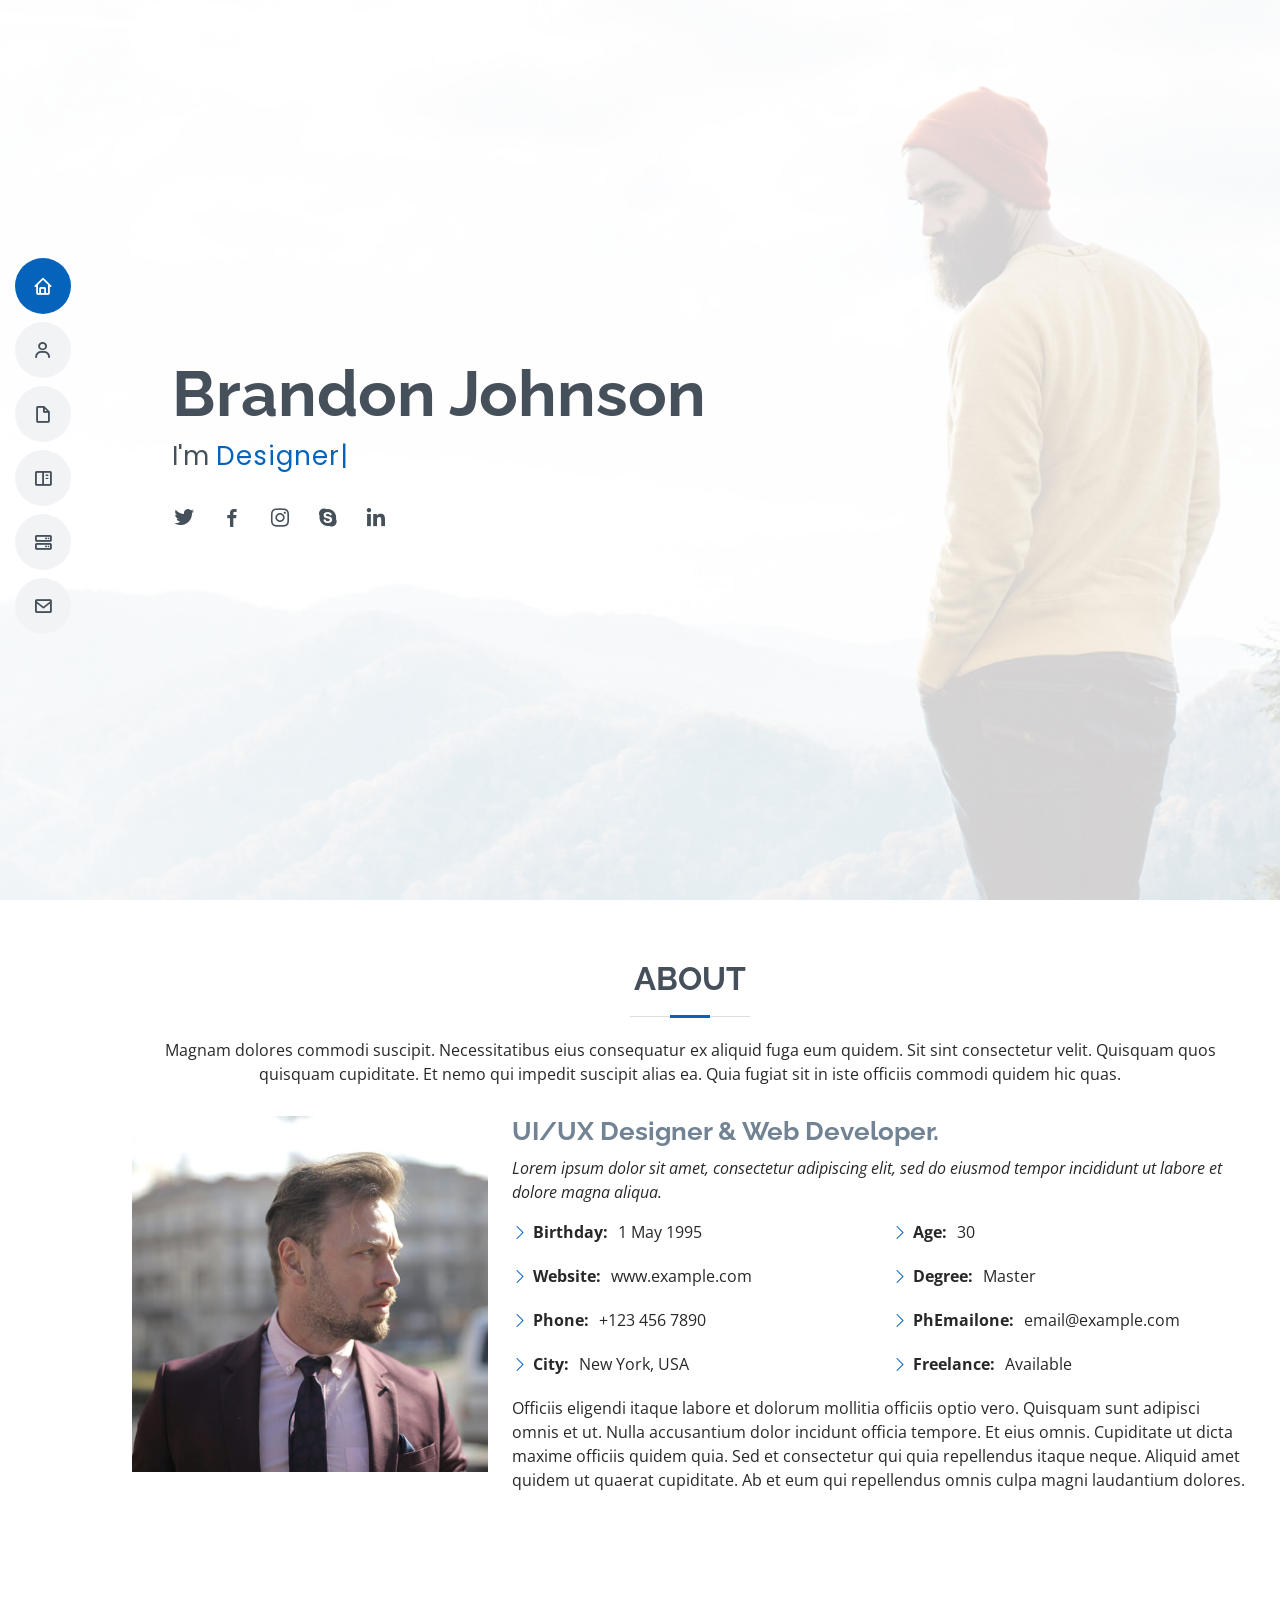
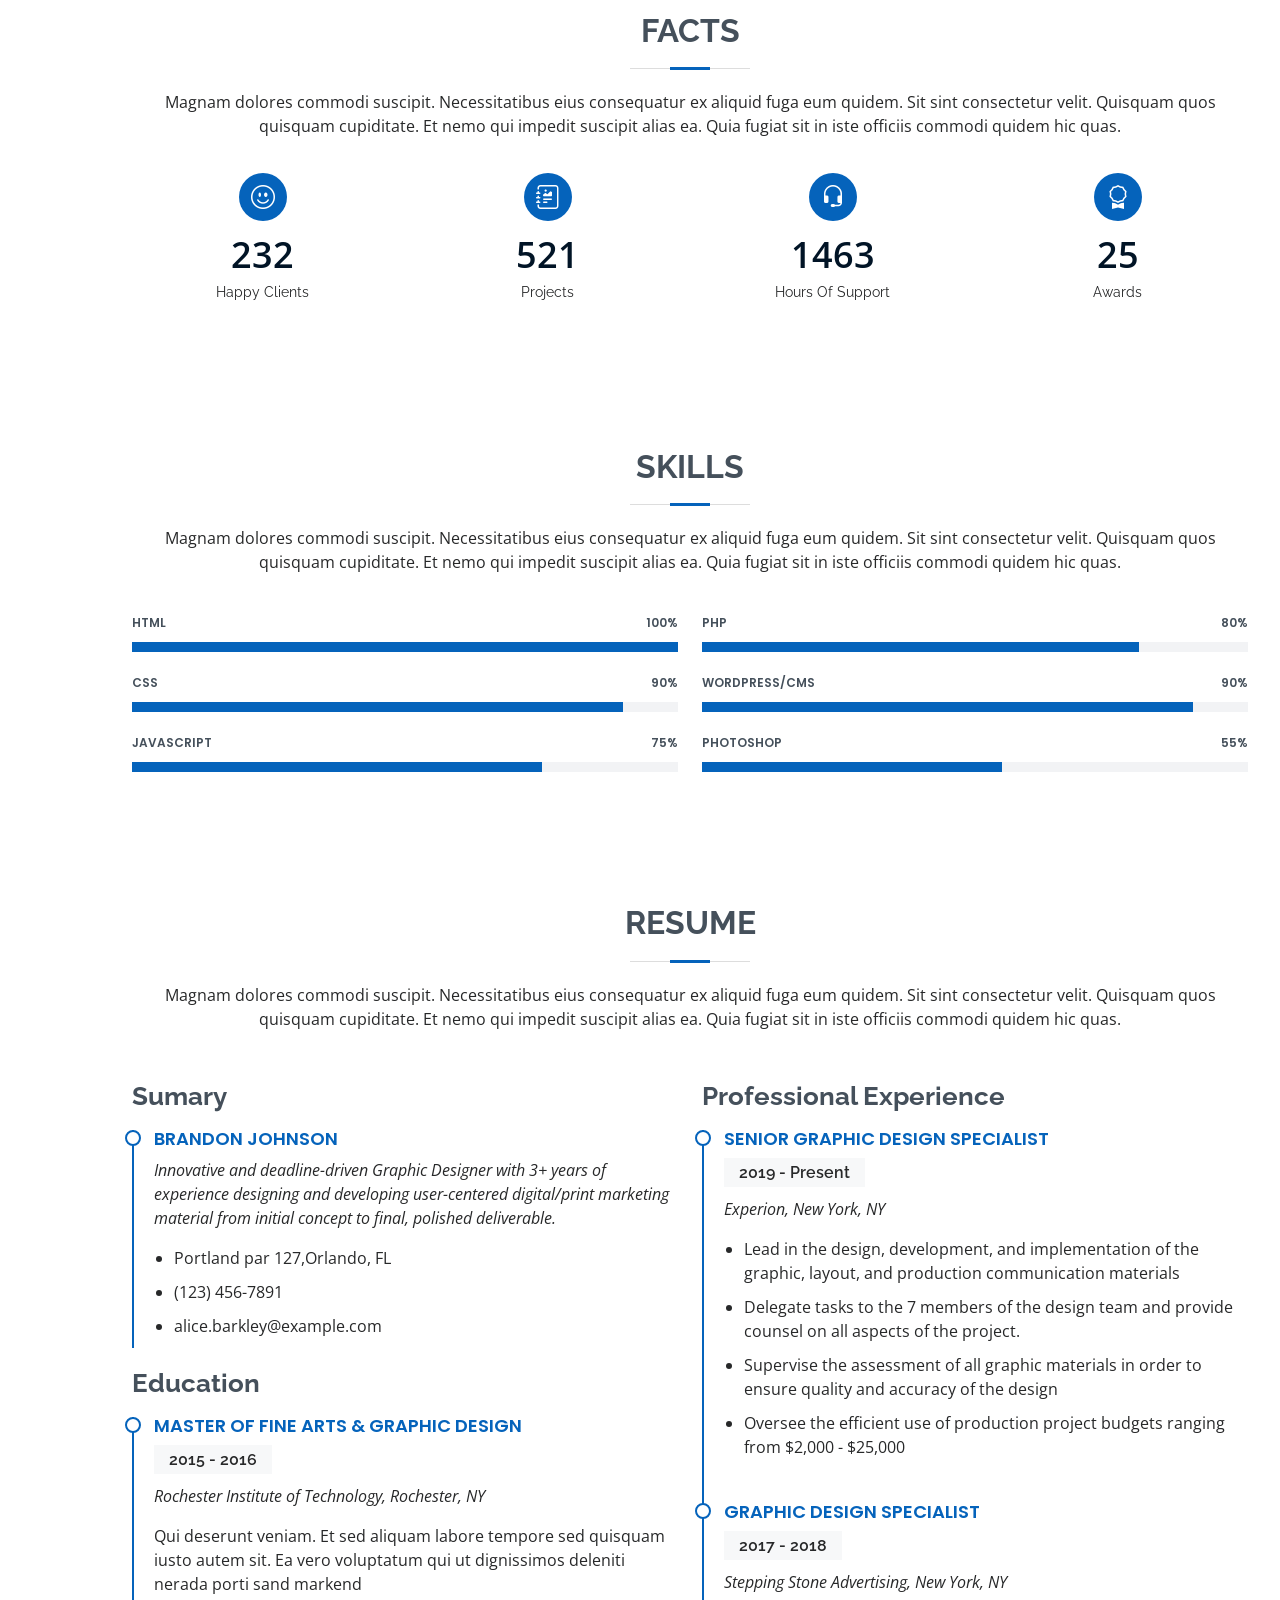
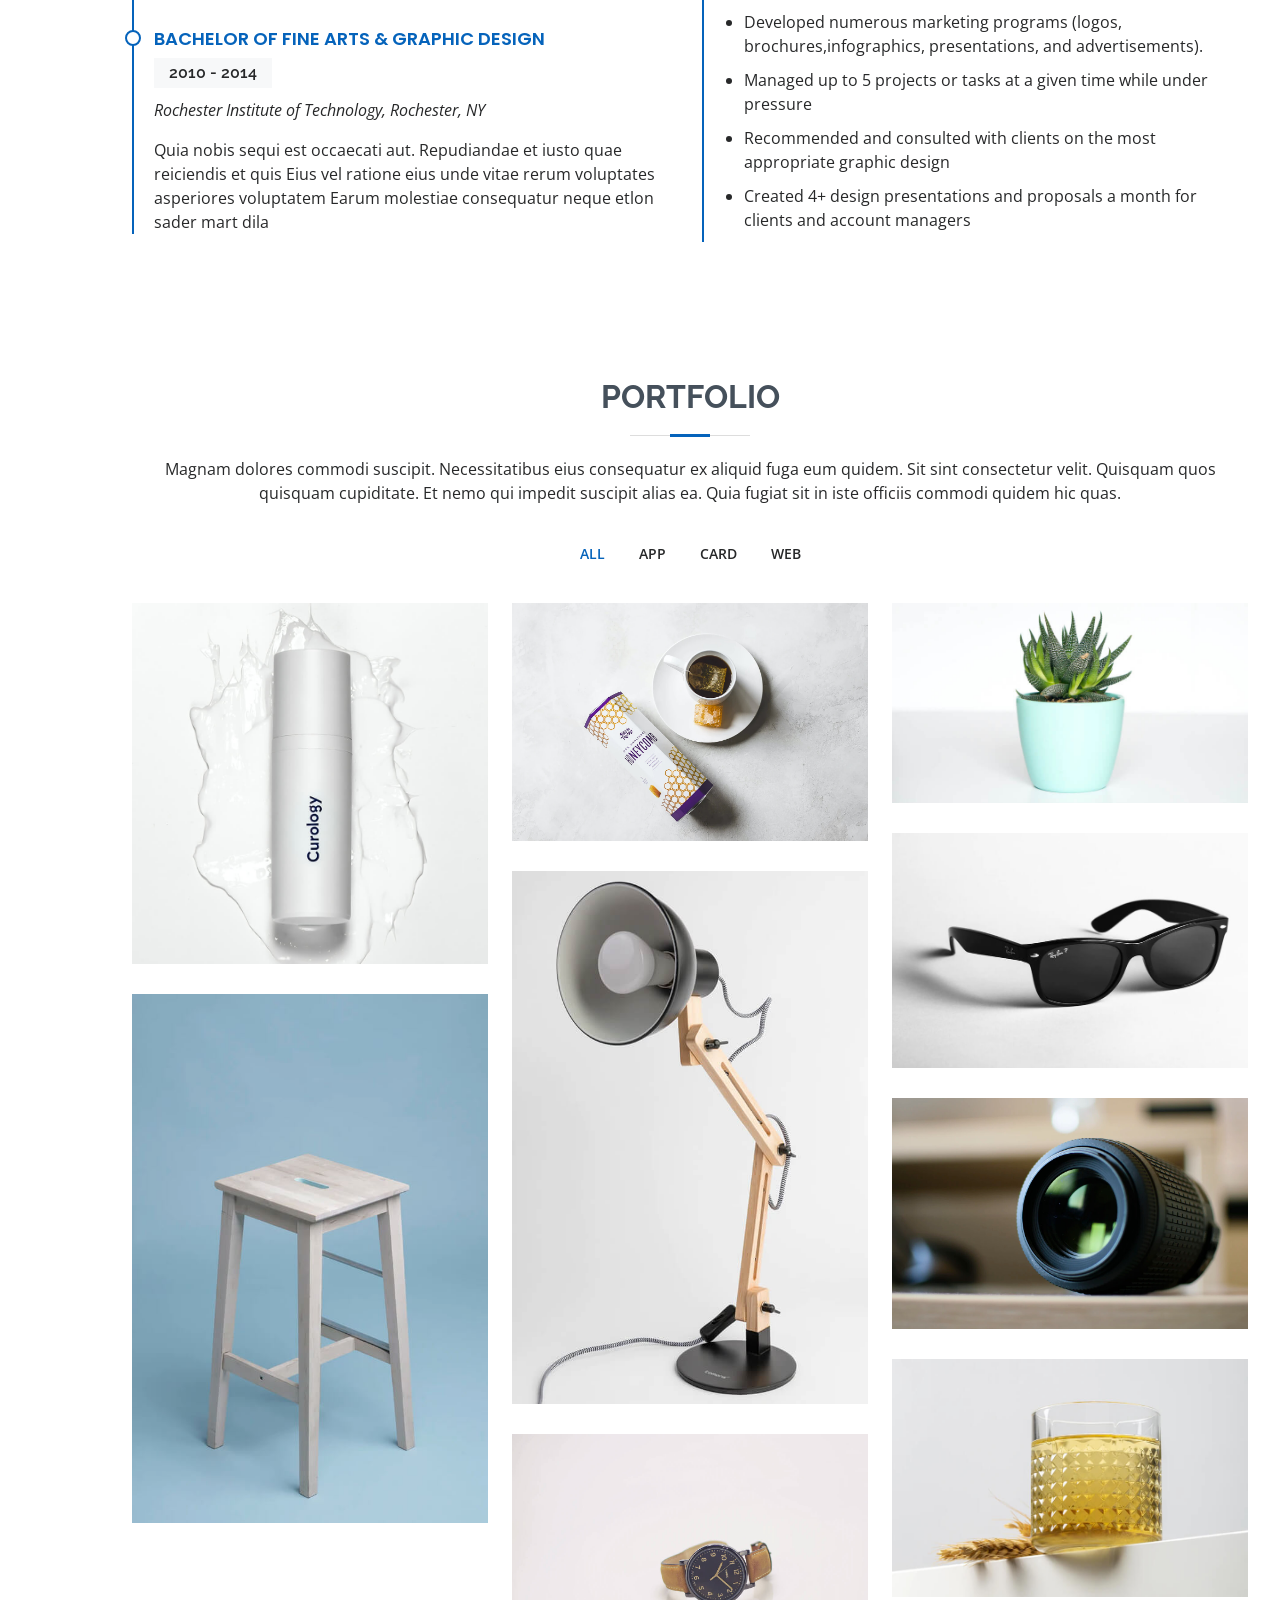
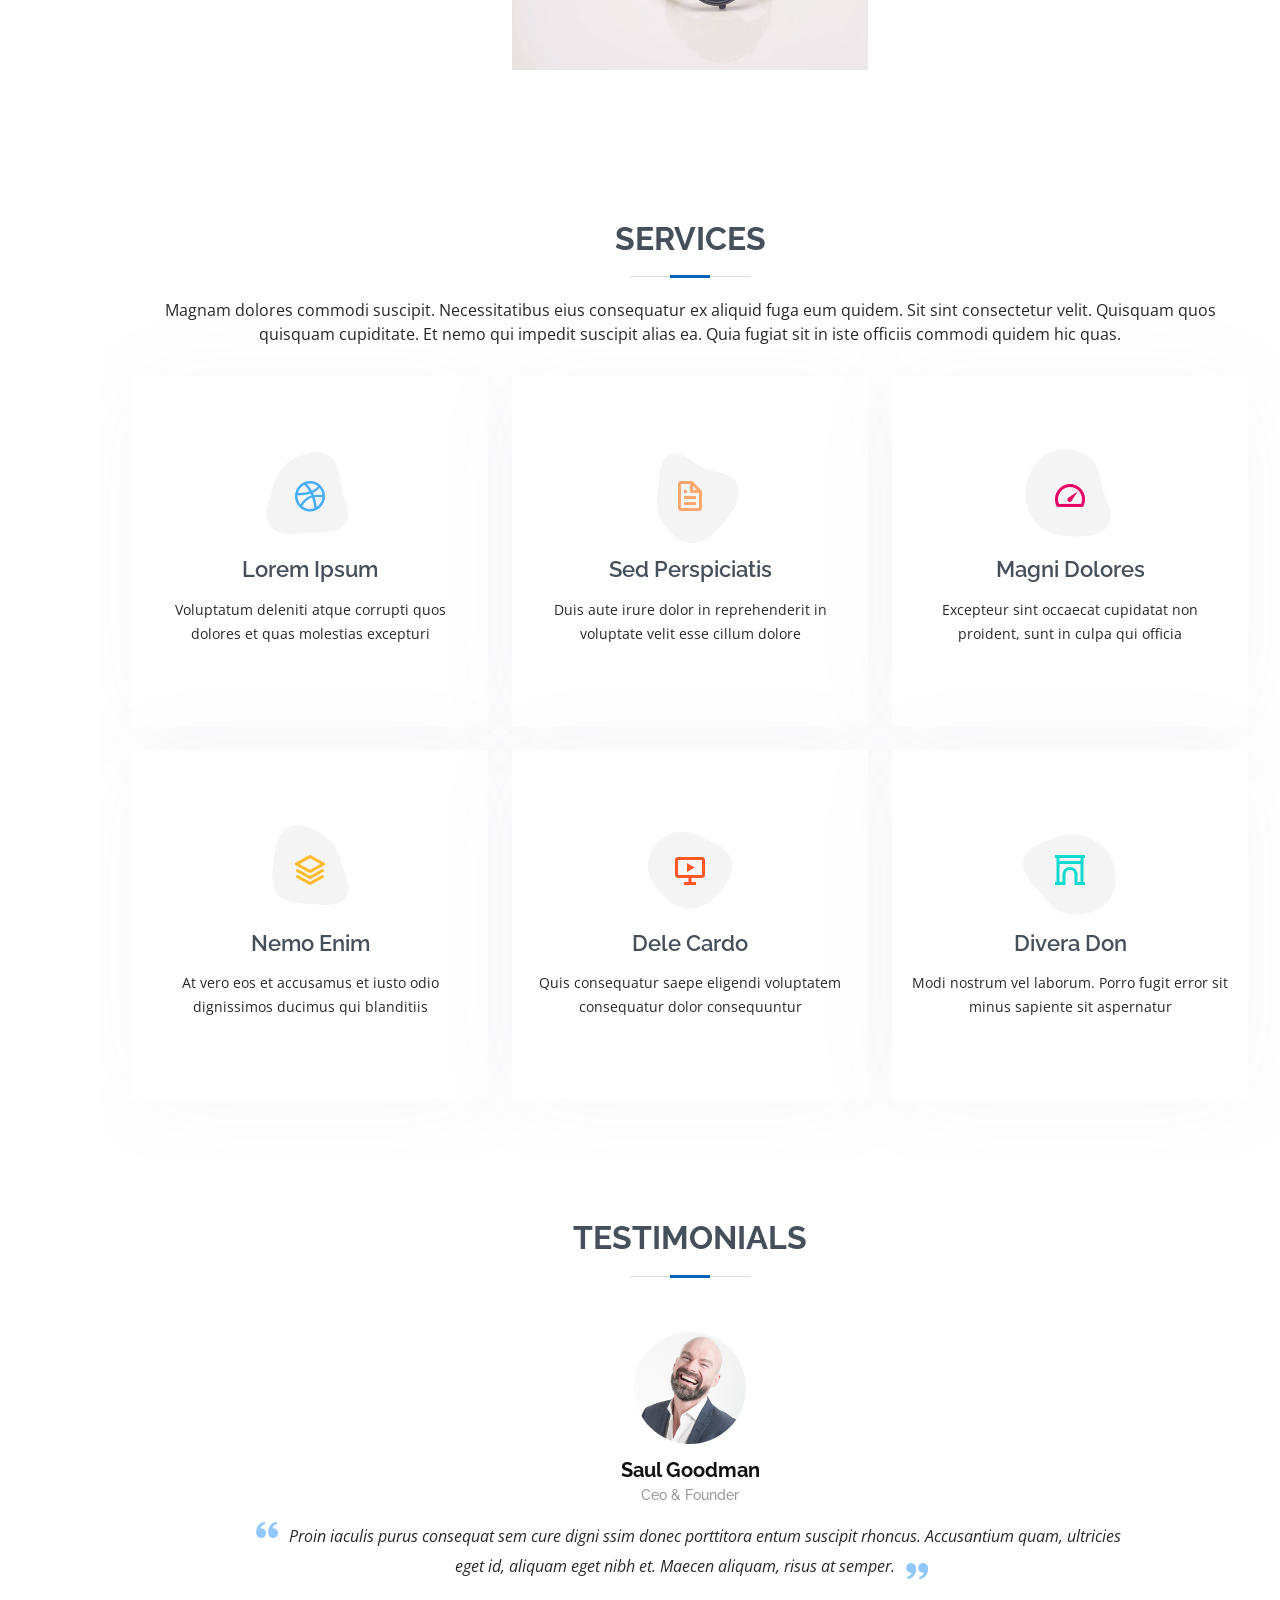
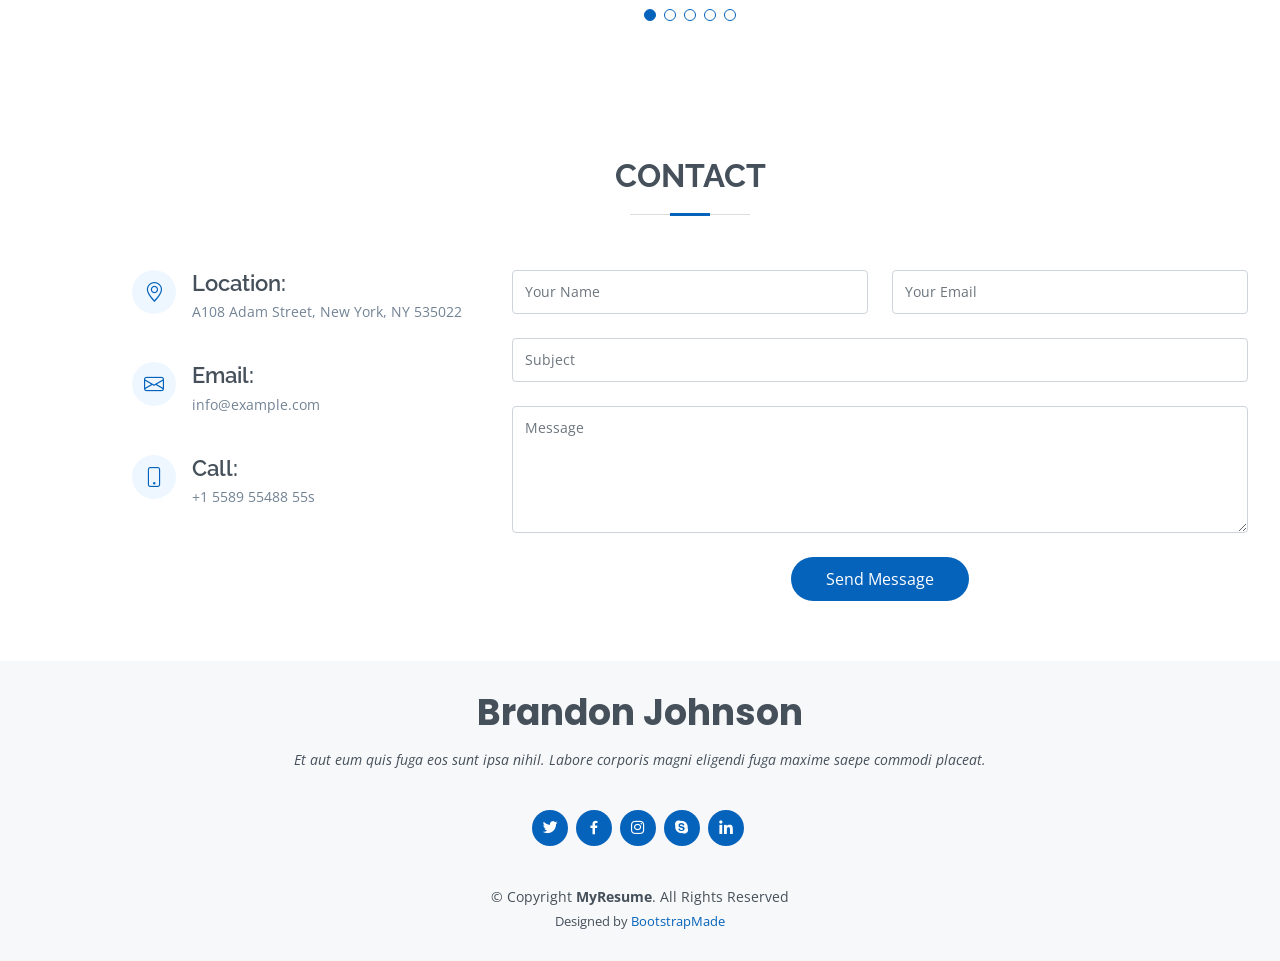
<file: index.html>
<!DOCTYPE html>
<html lang="en">

<head>
  <meta charset="utf-8">
  <meta content="width=device-width, initial-scale=1.0" name="viewport">

  <title>MyResume Bootstrap Template - Index</title>
  <meta content="" name="description">
  <meta content="" name="keywords">

  <!-- Favicons -->
  <link href="assets/img/favicon.png" rel="icon">
  <link href="assets/img/apple-touch-icon.png" rel="apple-touch-icon">

  <!-- Google Fonts -->
  <link href="https://fonts.googleapis.com/css?family=Open+Sans:300,300i,400,400i,600,600i,700,700i|Raleway:300,300i,400,400i,500,500i,600,600i,700,700i|Poppins:300,300i,400,400i,500,500i,600,600i,700,700i" rel="stylesheet">

  <!-- Vendor CSS Files -->
  <link href="assets/vendor/aos/aos.css" rel="stylesheet">
  <link href="assets/vendor/bootstrap/css/bootstrap.min.css" rel="stylesheet">
  <link href="assets/vendor/bootstrap-icons/bootstrap-icons.css" rel="stylesheet">
  <link href="assets/vendor/boxicons/css/boxicons.min.css" rel="stylesheet">
  <link href="assets/vendor/glightbox/css/glightbox.min.css" rel="stylesheet">
  <link href="assets/vendor/swiper/swiper-bundle.min.css" rel="stylesheet">

  <!-- Template Main CSS File -->
  <link href="assets/css/style.css" rel="stylesheet">

  <!-- =======================================================
  * Template Name: MyResume
  * Updated: Mar 10 2023 with Bootstrap v5.2.3
  * Template URL: https://bootstrapmade.com/free-html-bootstrap-template-my-resume/
  * Author: BootstrapMade.com
  * License: https://bootstrapmade.com/license/
  ======================================================== -->
</head>

<body>

  <!-- ======= Mobile nav toggle button ======= -->
  <!-- <button type="button" class="mobile-nav-toggle d-xl-none"><i class="bi bi-list mobile-nav-toggle"></i></button> -->
  <i class="bi bi-list mobile-nav-toggle d-lg-none"></i>
  <!-- ======= Header ======= -->
  <header id="header" class="d-flex flex-column justify-content-center">

    <nav id="navbar" class="navbar nav-menu">
      <ul>
        <li><a href="#hero" class="nav-link scrollto active"><i class="bx bx-home"></i> <span>Home</span></a></li>
        <li><a href="#about" class="nav-link scrollto"><i class="bx bx-user"></i> <span>About</span></a></li>
        <li><a href="#resume" class="nav-link scrollto"><i class="bx bx-file-blank"></i> <span>Resume</span></a></li>
        <li><a href="#portfolio" class="nav-link scrollto"><i class="bx bx-book-content"></i> <span>Portfolio</span></a></li>
        <li><a href="#services" class="nav-link scrollto"><i class="bx bx-server"></i> <span>Services</span></a></li>
        <li><a href="#contact" class="nav-link scrollto"><i class="bx bx-envelope"></i> <span>Contact</span></a></li>
      </ul>
    </nav><!-- .nav-menu -->

  </header><!-- End Header -->

  <!-- ======= Hero Section ======= -->
  <section id="hero" class="d-flex flex-column justify-content-center">
    <div class="container" data-aos="zoom-in" data-aos-delay="100">
      <h1>Brandon Johnson</h1>
      <p>I'm <span class="typed" data-typed-items="Designer, Developer, Freelancer, Photographer"></span></p>
      <div class="social-links">
        <a href="#" class="twitter"><i class="bx bxl-twitter"></i></a>
        <a href="#" class="facebook"><i class="bx bxl-facebook"></i></a>
        <a href="#" class="instagram"><i class="bx bxl-instagram"></i></a>
        <a href="#" class="google-plus"><i class="bx bxl-skype"></i></a>
        <a href="#" class="linkedin"><i class="bx bxl-linkedin"></i></a>
      </div>
    </div>
  </section><!-- End Hero -->

  <main id="main">

    <!-- ======= About Section ======= -->
    <section id="about" class="about">
      <div class="container" data-aos="fade-up">

        <div class="section-title">
          <h2>About</h2>
          <p>Magnam dolores commodi suscipit. Necessitatibus eius consequatur ex aliquid fuga eum quidem. Sit sint consectetur velit. Quisquam quos quisquam cupiditate. Et nemo qui impedit suscipit alias ea. Quia fugiat sit in iste officiis commodi quidem hic quas.</p>
        </div>

        <div class="row">
          <div class="col-lg-4">
            <img src="assets/img/profile-img.jpg" class="img-fluid" alt="">
          </div>
          <div class="col-lg-8 pt-4 pt-lg-0 content">
            <h3>UI/UX Designer &amp; Web Developer.</h3>
            <p class="fst-italic">
              Lorem ipsum dolor sit amet, consectetur adipiscing elit, sed do eiusmod tempor incididunt ut labore et dolore
              magna aliqua.
            </p>
            <div class="row">
              <div class="col-lg-6">
                <ul>
                  <li><i class="bi bi-chevron-right"></i> <strong>Birthday:</strong> <span>1 May 1995</span></li>
                  <li><i class="bi bi-chevron-right"></i> <strong>Website:</strong> <span>www.example.com</span></li>
                  <li><i class="bi bi-chevron-right"></i> <strong>Phone:</strong> <span>+123 456 7890</span></li>
                  <li><i class="bi bi-chevron-right"></i> <strong>City:</strong> <span>New York, USA</span></li>
                </ul>
              </div>
              <div class="col-lg-6">
                <ul>
                  <li><i class="bi bi-chevron-right"></i> <strong>Age:</strong> <span>30</span></li>
                  <li><i class="bi bi-chevron-right"></i> <strong>Degree:</strong> <span>Master</span></li>
                  <li><i class="bi bi-chevron-right"></i> <strong>PhEmailone:</strong> <span>email@example.com</span></li>
                  <li><i class="bi bi-chevron-right"></i> <strong>Freelance:</strong> <span>Available</span></li>
                </ul>
              </div>
            </div>
            <p>
              Officiis eligendi itaque labore et dolorum mollitia officiis optio vero. Quisquam sunt adipisci omnis et ut. Nulla accusantium dolor incidunt officia tempore. Et eius omnis.
              Cupiditate ut dicta maxime officiis quidem quia. Sed et consectetur qui quia repellendus itaque neque. Aliquid amet quidem ut quaerat cupiditate. Ab et eum qui repellendus omnis culpa magni laudantium dolores.
            </p>
          </div>
        </div>

      </div>
    </section><!-- End About Section -->

    <!-- ======= Facts Section ======= -->
    <section id="facts" class="facts">
      <div class="container" data-aos="fade-up">

        <div class="section-title">
          <h2>Facts</h2>
          <p>Magnam dolores commodi suscipit. Necessitatibus eius consequatur ex aliquid fuga eum quidem. Sit sint consectetur velit. Quisquam quos quisquam cupiditate. Et nemo qui impedit suscipit alias ea. Quia fugiat sit in iste officiis commodi quidem hic quas.</p>
        </div>

        <div class="row">

          <div class="col-lg-3 col-md-6">
            <div class="count-box">
              <i class="bi bi-emoji-smile"></i>
              <span data-purecounter-start="0" data-purecounter-end="232" data-purecounter-duration="1" class="purecounter"></span>
              <p>Happy Clients</p>
            </div>
          </div>

          <div class="col-lg-3 col-md-6 mt-5 mt-md-0">
            <div class="count-box">
              <i class="bi bi-journal-richtext"></i>
              <span data-purecounter-start="0" data-purecounter-end="521" data-purecounter-duration="1" class="purecounter"></span>
              <p>Projects</p>
            </div>
          </div>

          <div class="col-lg-3 col-md-6 mt-5 mt-lg-0">
            <div class="count-box">
              <i class="bi bi-headset"></i>
              <span data-purecounter-start="0" data-purecounter-end="1463" data-purecounter-duration="1" class="purecounter"></span>
              <p>Hours Of Support</p>
            </div>
          </div>

          <div class="col-lg-3 col-md-6 mt-5 mt-lg-0">
            <div class="count-box">
              <i class="bi bi-award"></i>
              <span data-purecounter-start="0" data-purecounter-end="25" data-purecounter-duration="1" class="purecounter"></span>
              <p>Awards</p>
            </div>
          </div>

        </div>

      </div>
    </section><!-- End Facts Section -->

    <!-- ======= Skills Section ======= -->
    <section id="skills" class="skills section-bg">
      <div class="container" data-aos="fade-up">

        <div class="section-title">
          <h2>Skills</h2>
          <p>Magnam dolores commodi suscipit. Necessitatibus eius consequatur ex aliquid fuga eum quidem. Sit sint consectetur velit. Quisquam quos quisquam cupiditate. Et nemo qui impedit suscipit alias ea. Quia fugiat sit in iste officiis commodi quidem hic quas.</p>
        </div>

        <div class="row skills-content">

          <div class="col-lg-6">

            <div class="progress">
              <span class="skill">HTML <i class="val">100%</i></span>
              <div class="progress-bar-wrap">
                <div class="progress-bar" role="progressbar" aria-valuenow="100" aria-valuemin="0" aria-valuemax="100"></div>
              </div>
            </div>

            <div class="progress">
              <span class="skill">CSS <i class="val">90%</i></span>
              <div class="progress-bar-wrap">
                <div class="progress-bar" role="progressbar" aria-valuenow="90" aria-valuemin="0" aria-valuemax="100"></div>
              </div>
            </div>

            <div class="progress">
              <span class="skill">JavaScript <i class="val">75%</i></span>
              <div class="progress-bar-wrap">
                <div class="progress-bar" role="progressbar" aria-valuenow="75" aria-valuemin="0" aria-valuemax="100"></div>
              </div>
            </div>

          </div>

          <div class="col-lg-6">

            <div class="progress">
              <span class="skill">PHP <i class="val">80%</i></span>
              <div class="progress-bar-wrap">
                <div class="progress-bar" role="progressbar" aria-valuenow="80" aria-valuemin="0" aria-valuemax="100"></div>
              </div>
            </div>

            <div class="progress">
              <span class="skill">WordPress/CMS <i class="val">90%</i></span>
              <div class="progress-bar-wrap">
                <div class="progress-bar" role="progressbar" aria-valuenow="90" aria-valuemin="0" aria-valuemax="100"></div>
              </div>
            </div>

            <div class="progress">
              <span class="skill">Photoshop <i class="val">55%</i></span>
              <div class="progress-bar-wrap">
                <div class="progress-bar" role="progressbar" aria-valuenow="55" aria-valuemin="0" aria-valuemax="100"></div>
              </div>
            </div>

          </div>

        </div>

      </div>
    </section><!-- End Skills Section -->

    <!-- ======= Resume Section ======= -->
    <section id="resume" class="resume">
      <div class="container" data-aos="fade-up">

        <div class="section-title">
          <h2>Resume</h2>
          <p>Magnam dolores commodi suscipit. Necessitatibus eius consequatur ex aliquid fuga eum quidem. Sit sint consectetur velit. Quisquam quos quisquam cupiditate. Et nemo qui impedit suscipit alias ea. Quia fugiat sit in iste officiis commodi quidem hic quas.</p>
        </div>

        <div class="row">
          <div class="col-lg-6">
            <h3 class="resume-title">Sumary</h3>
            <div class="resume-item pb-0">
              <h4>Brandon Johnson</h4>
              <p><em>Innovative and deadline-driven Graphic Designer with 3+ years of experience designing and developing user-centered digital/print marketing material from initial concept to final, polished deliverable.</em></p>
              <ul>
                <li>Portland par 127,Orlando, FL</li>
                <li>(123) 456-7891</li>
                <li>alice.barkley@example.com</li>
              </ul>
            </div>

            <h3 class="resume-title">Education</h3>
            <div class="resume-item">
              <h4>Master of Fine Arts &amp; Graphic Design</h4>
              <h5>2015 - 2016</h5>
              <p><em>Rochester Institute of Technology, Rochester, NY</em></p>
              <p>Qui deserunt veniam. Et sed aliquam labore tempore sed quisquam iusto autem sit. Ea vero voluptatum qui ut dignissimos deleniti nerada porti sand markend</p>
            </div>
            <div class="resume-item">
              <h4>Bachelor of Fine Arts &amp; Graphic Design</h4>
              <h5>2010 - 2014</h5>
              <p><em>Rochester Institute of Technology, Rochester, NY</em></p>
              <p>Quia nobis sequi est occaecati aut. Repudiandae et iusto quae reiciendis et quis Eius vel ratione eius unde vitae rerum voluptates asperiores voluptatem Earum molestiae consequatur neque etlon sader mart dila</p>
            </div>
          </div>
          <div class="col-lg-6">
            <h3 class="resume-title">Professional Experience</h3>
            <div class="resume-item">
              <h4>Senior graphic design specialist</h4>
              <h5>2019 - Present</h5>
              <p><em>Experion, New York, NY </em></p>
              <ul>
                <li>Lead in the design, development, and implementation of the graphic, layout, and production communication materials</li>
                <li>Delegate tasks to the 7 members of the design team and provide counsel on all aspects of the project. </li>
                <li>Supervise the assessment of all graphic materials in order to ensure quality and accuracy of the design</li>
                <li>Oversee the efficient use of production project budgets ranging from $2,000 - $25,000</li>
              </ul>
            </div>
            <div class="resume-item">
              <h4>Graphic design specialist</h4>
              <h5>2017 - 2018</h5>
              <p><em>Stepping Stone Advertising, New York, NY</em></p>
              <ul>
                <li>Developed numerous marketing programs (logos, brochures,infographics, presentations, and advertisements).</li>
                <li>Managed up to 5 projects or tasks at a given time while under pressure</li>
                <li>Recommended and consulted with clients on the most appropriate graphic design</li>
                <li>Created 4+ design presentations and proposals a month for clients and account managers</li>
              </ul>
            </div>
          </div>
        </div>

      </div>
    </section><!-- End Resume Section -->

    <!-- ======= Portfolio Section ======= -->
    <section id="portfolio" class="portfolio section-bg">
      <div class="container" data-aos="fade-up">

        <div class="section-title">
          <h2>Portfolio</h2>
          <p>Magnam dolores commodi suscipit. Necessitatibus eius consequatur ex aliquid fuga eum quidem. Sit sint consectetur velit. Quisquam quos quisquam cupiditate. Et nemo qui impedit suscipit alias ea. Quia fugiat sit in iste officiis commodi quidem hic quas.</p>
        </div>

        <div class="row">
          <div class="col-lg-12 d-flex justify-content-center" data-aos="fade-up" data-aos-delay="100">
            <ul id="portfolio-flters">
              <li data-filter="*" class="filter-active">All</li>
              <li data-filter=".filter-app">App</li>
              <li data-filter=".filter-card">Card</li>
              <li data-filter=".filter-web">Web</li>
            </ul>
          </div>
        </div>

        <div class="row portfolio-container" data-aos="fade-up" data-aos-delay="200">

          <div class="col-lg-4 col-md-6 portfolio-item filter-app">
            <div class="portfolio-wrap">
              <img src="assets/img/portfolio/portfolio-1.jpg" class="img-fluid" alt="">
              <div class="portfolio-info">
                <h4>App 1</h4>
                <p>App</p>
                <div class="portfolio-links">
                  <a href="assets/img/portfolio/portfolio-1.jpg" data-gallery="portfolioGallery" class="portfolio-lightbox" title="App 1"><i class="bx bx-plus"></i></a>
                  <a href="portfolio-details.html" class="portfolio-details-lightbox" data-glightbox="type: external" title="Portfolio Details"><i class="bx bx-link"></i></a>
                </div>
              </div>
            </div>
          </div>

          <div class="col-lg-4 col-md-6 portfolio-item filter-web">
            <div class="portfolio-wrap">
              <img src="assets/img/portfolio/portfolio-2.jpg" class="img-fluid" alt="">
              <div class="portfolio-info">
                <h4>Web 3</h4>
                <p>Web</p>
                <div class="portfolio-links">
                  <a href="assets/img/portfolio/portfolio-2.jpg" data-gallery="portfolioGallery" class="portfolio-lightbox" title="Web 3"><i class="bx bx-plus"></i></a>
                  <a href="portfolio-details.html" class="portfolio-details-lightbox" data-glightbox="type: external" title="Portfolio Details"><i class="bx bx-link"></i></a>
                </div>
              </div>
            </div>
          </div>

          <div class="col-lg-4 col-md-6 portfolio-item filter-app">
            <div class="portfolio-wrap">
              <img src="assets/img/portfolio/portfolio-3.jpg" class="img-fluid" alt="">
              <div class="portfolio-info">
                <h4>App 2</h4>
                <p>App</p>
                <div class="portfolio-links">
                  <a href="assets/img/portfolio/portfolio-3.jpg" data-gallery="portfolioGallery" class="portfolio-lightbox" title="App 2"><i class="bx bx-plus"></i></a>
                  <a href="portfolio-details.html" class="portfolio-details-lightbox" data-glightbox="type: external" title="Portfolio Details"><i class="bx bx-link"></i></a>
                </div>
              </div>
            </div>
          </div>

          <div class="col-lg-4 col-md-6 portfolio-item filter-card">
            <div class="portfolio-wrap">
              <img src="assets/img/portfolio/portfolio-4.jpg" class="img-fluid" alt="">
              <div class="portfolio-info">
                <h4>Card 2</h4>
                <p>Card</p>
                <div class="portfolio-links">
                  <a href="assets/img/portfolio/portfolio-4.jpg" data-gallery="portfolioGallery" class="portfolio-lightbox" title="Card 2"><i class="bx bx-plus"></i></a>
                  <a href="portfolio-details.html" class="portfolio-details-lightbox" data-glightbox="type: external" title="Portfolio Details"><i class="bx bx-link"></i></a>
                </div>
              </div>
            </div>
          </div>

          <div class="col-lg-4 col-md-6 portfolio-item filter-web">
            <div class="portfolio-wrap">
              <img src="assets/img/portfolio/portfolio-5.jpg" class="img-fluid" alt="">
              <div class="portfolio-info">
                <h4>Web 2</h4>
                <p>Web</p>
                <div class="portfolio-links">
                  <a href="assets/img/portfolio/portfolio-5.jpg" data-gallery="portfolioGallery" class="portfolio-lightbox" title="Web 2"><i class="bx bx-plus"></i></a>
                  <a href="portfolio-details.html" class="portfolio-details-lightbox" data-glightbox="type: external" title="Portfolio Details"><i class="bx bx-link"></i></a>
                </div>
              </div>
            </div>
          </div>

          <div class="col-lg-4 col-md-6 portfolio-item filter-app">
            <div class="portfolio-wrap">
              <img src="assets/img/portfolio/portfolio-6.jpg" class="img-fluid" alt="">
              <div class="portfolio-info">
                <h4>App 3</h4>
                <p>App</p>
                <div class="portfolio-links">
                  <a href="assets/img/portfolio/portfolio-6.jpg" data-gallery="portfolioGallery" class="portfolio-lightbox" title="App 3"><i class="bx bx-plus"></i></a>
                  <a href="portfolio-details.html" class="portfolio-details-lightbox" data-glightbox="type: external" title="Portfolio Details"><i class="bx bx-link"></i></a>
                </div>
              </div>
            </div>
          </div>

          <div class="col-lg-4 col-md-6 portfolio-item filter-card">
            <div class="portfolio-wrap">
              <img src="assets/img/portfolio/portfolio-7.jpg" class="img-fluid" alt="">
              <div class="portfolio-info">
                <h4>Card 1</h4>
                <p>Card</p>
                <div class="portfolio-links">
                  <a href="assets/img/portfolio/portfolio-7.jpg" data-gallery="portfolioGallery" class="portfolio-lightbox" title="Card 1"><i class="bx bx-plus"></i></a>
                  <a href="portfolio-details.html" class="portfolio-details-lightbox" data-glightbox="type: external" title="Portfolio Details"><i class="bx bx-link"></i></a>
                </div>
              </div>
            </div>
          </div>

          <div class="col-lg-4 col-md-6 portfolio-item filter-card">
            <div class="portfolio-wrap">
              <img src="assets/img/portfolio/portfolio-8.jpg" class="img-fluid" alt="">
              <div class="portfolio-info">
                <h4>Card 3</h4>
                <p>Card</p>
                <div class="portfolio-links">
                  <a href="assets/img/portfolio/portfolio-8.jpg" data-gallery="portfolioGallery" class="portfolio-lightbox" title="Card 3"><i class="bx bx-plus"></i></a>
                  <a href="portfolio-details.html" class="portfolio-details-lightbox" data-glightbox="type: external" title="Portfolio Details"><i class="bx bx-link"></i></a>
                </div>
              </div>
            </div>
          </div>

          <div class="col-lg-4 col-md-6 portfolio-item filter-web">
            <div class="portfolio-wrap">
              <img src="assets/img/portfolio/portfolio-9.jpg" class="img-fluid" alt="">
              <div class="portfolio-info">
                <h4>Web 3</h4>
                <p>Web</p>
                <div class="portfolio-links">
                  <a href="assets/img/portfolio/portfolio-9.jpg" data-gallery="portfolioGallery" class="portfolio-lightbox" title="Web 3"><i class="bx bx-plus"></i></a>
                  <a href="portfolio-details.html" class="portfolio-details-lightbox" data-glightbox="type: external" title="Portfolio Details"><i class="bx bx-link"></i></a>
                </div>
              </div>
            </div>
          </div>

        </div>

      </div>
    </section><!-- End Portfolio Section -->

    <!-- ======= Services Section ======= -->
    <section id="services" class="services">
      <div class="container" data-aos="fade-up">

        <div class="section-title">
          <h2>Services</h2>
          <p>Magnam dolores commodi suscipit. Necessitatibus eius consequatur ex aliquid fuga eum quidem. Sit sint consectetur velit. Quisquam quos quisquam cupiditate. Et nemo qui impedit suscipit alias ea. Quia fugiat sit in iste officiis commodi quidem hic quas.</p>
        </div>

        <div class="row">

          <div class="col-lg-4 col-md-6 d-flex align-items-stretch" data-aos="zoom-in" data-aos-delay="100">
            <div class="icon-box iconbox-blue">
              <div class="icon">
                <svg width="100" height="100" viewBox="0 0 600 600" xmlns="http://www.w3.org/2000/svg">
                  <path stroke="none" stroke-width="0" fill="#f5f5f5" d="M300,521.0016835830174C376.1290562159157,517.8887921683347,466.0731472004068,529.7835943286574,510.70327084640275,468.03025145048787C554.3714126377745,407.6079735673963,508.03601936045806,328.9844924480964,491.2728898941984,256.3432110539036C474.5976632858925,184.082847569629,479.9380746630129,96.60480741107993,416.23090153303,58.64404602377083C348.86323505073057,18.502131276798302,261.93793281208167,40.57373210992963,193.5410806939664,78.93577620505333C130.42746243093433,114.334589627462,98.30271207620316,179.96522072025542,76.75703585869454,249.04625023123273C51.97151888228291,328.5150500222984,13.704378332031375,421.85034740162234,66.52175969318436,486.19268352777647C119.04800174914682,550.1803526380478,217.28368757567262,524.383925680826,300,521.0016835830174"></path>
                </svg>
                <i class="bx bxl-dribbble"></i>
              </div>
              <h4><a href="">Lorem Ipsum</a></h4>
              <p>Voluptatum deleniti atque corrupti quos dolores et quas molestias excepturi</p>
            </div>
          </div>

          <div class="col-lg-4 col-md-6 d-flex align-items-stretch mt-4 mt-md-0" data-aos="zoom-in" data-aos-delay="200">
            <div class="icon-box iconbox-orange ">
              <div class="icon">
                <svg width="100" height="100" viewBox="0 0 600 600" xmlns="http://www.w3.org/2000/svg">
                  <path stroke="none" stroke-width="0" fill="#f5f5f5" d="M300,582.0697525312426C382.5290701553225,586.8405444964366,449.9789794690241,525.3245884688669,502.5850820975895,461.55621195738473C556.606425686781,396.0723002908107,615.8543463187945,314.28637112970534,586.6730223649479,234.56875336149918C558.9533121215079,158.8439757836574,454.9685369536778,164.00468322053177,381.49747125262974,130.76875717737553C312.15926192815925,99.40240125094834,248.97055460311594,18.661163978235184,179.8680185752513,50.54337015887873C110.5421016452524,82.52863877960104,119.82277516462835,180.83849132639028,109.12597500060166,256.43424936330496C100.08760227029461,320.3096726198365,92.17705696193138,384.0621239912766,124.79988738764834,439.7174275375508C164.83382741302287,508.01625554203684,220.96474134820875,577.5009287672846,300,582.0697525312426"></path>
                </svg>
                <i class="bx bx-file"></i>
              </div>
              <h4><a href="">Sed Perspiciatis</a></h4>
              <p>Duis aute irure dolor in reprehenderit in voluptate velit esse cillum dolore</p>
            </div>
          </div>

          <div class="col-lg-4 col-md-6 d-flex align-items-stretch mt-4 mt-lg-0" data-aos="zoom-in" data-aos-delay="300">
            <div class="icon-box iconbox-pink">
              <div class="icon">
                <svg width="100" height="100" viewBox="0 0 600 600" xmlns="http://www.w3.org/2000/svg">
                  <path stroke="none" stroke-width="0" fill="#f5f5f5" d="M300,541.5067337569781C382.14930387511276,545.0595476570109,479.8736841581634,548.3450877840088,526.4010558755058,480.5488172755941C571.5218469581645,414.80211281144784,517.5187510058486,332.0715597781072,496.52539010469104,255.14436215662573C477.37192572678356,184.95920475031193,473.57363656557914,105.61284051026155,413.0603344069578,65.22779650032875C343.27470386102294,18.654635553484475,251.2091493199835,5.337323636656869,175.0934190732945,40.62881213300186C97.87086631185822,76.43348514350839,51.98124368387456,156.15599469081315,36.44837278890362,239.84606092416172C21.716077023791087,319.22268207091537,43.775223500013084,401.1760424656574,96.891909868211,461.97329694683043C147.22146801428983,519.5804099606455,223.5754009179313,538.201503339737,300,541.5067337569781"></path>
                </svg>
                <i class="bx bx-tachometer"></i>
              </div>
              <h4><a href="">Magni Dolores</a></h4>
              <p>Excepteur sint occaecat cupidatat non proident, sunt in culpa qui officia</p>
            </div>
          </div>

          <div class="col-lg-4 col-md-6 d-flex align-items-stretch mt-4" data-aos="zoom-in" data-aos-delay="100">
            <div class="icon-box iconbox-yellow">
              <div class="icon">
                <svg width="100" height="100" viewBox="0 0 600 600" xmlns="http://www.w3.org/2000/svg">
                  <path stroke="none" stroke-width="0" fill="#f5f5f5" d="M300,503.46388370962813C374.79870501325706,506.71871716319447,464.8034551963731,527.1746412648533,510.4981551193396,467.86667711651364C555.9287308511215,408.9015244558933,512.6030010748507,327.5744911775523,490.211057578863,256.5855673507754C471.097692560561,195.9906835881958,447.69079081568157,138.11976852964426,395.19560036434837,102.3242989838813C329.3053358748298,57.3949838291264,248.02791733380457,8.279543830951368,175.87071277845988,42.242879143198664C103.41431057327972,76.34704239035025,93.79494320519305,170.9812938413882,81.28167332365135,250.07896920659033C70.17666984294237,320.27484674793965,64.84698225790005,396.69656628748305,111.28512138212992,450.4950937839243C156.20124167950087,502.5303643271138,231.32542653798444,500.4755392045468,300,503.46388370962813"></path>
                </svg>
                <i class="bx bx-layer"></i>
              </div>
              <h4><a href="">Nemo Enim</a></h4>
              <p>At vero eos et accusamus et iusto odio dignissimos ducimus qui blanditiis</p>
            </div>
          </div>

          <div class="col-lg-4 col-md-6 d-flex align-items-stretch mt-4" data-aos="zoom-in" data-aos-delay="200">
            <div class="icon-box iconbox-red">
              <div class="icon">
                <svg width="100" height="100" viewBox="0 0 600 600" xmlns="http://www.w3.org/2000/svg">
                  <path stroke="none" stroke-width="0" fill="#f5f5f5" d="M300,532.3542879108572C369.38199826031484,532.3153073249985,429.10787420159085,491.63046689027357,474.5244479745417,439.17860296908856C522.8885846962883,383.3225815378663,569.1668002868075,314.3205725914397,550.7432151929288,242.7694973846089C532.6665558377875,172.5657663291529,456.2379748765914,142.6223662098291,390.3689995646985,112.34683881706744C326.66090330228417,83.06452184765237,258.84405631176094,53.51806209861945,193.32584062364296,78.48882559362697C121.61183558270385,105.82097193414197,62.805066853699245,167.19869350419734,48.57481801355237,242.6138429142374C34.843463184063346,315.3850353017275,76.69343916112496,383.4422959591041,125.22947124332185,439.3748458443577C170.7312796277747,491.8107796887764,230.57421082200815,532.3932930995766,300,532.3542879108572"></path>
                </svg>
                <i class="bx bx-slideshow"></i>
              </div>
              <h4><a href="">Dele Cardo</a></h4>
              <p>Quis consequatur saepe eligendi voluptatem consequatur dolor consequuntur</p>
            </div>
          </div>

          <div class="col-lg-4 col-md-6 d-flex align-items-stretch mt-4" data-aos="zoom-in" data-aos-delay="300">
            <div class="icon-box iconbox-teal">
              <div class="icon">
                <svg width="100" height="100" viewBox="0 0 600 600" xmlns="http://www.w3.org/2000/svg">
                  <path stroke="none" stroke-width="0" fill="#f5f5f5" d="M300,566.797414625762C385.7384707136149,576.1784315230908,478.7894351017131,552.8928747891023,531.9192734346935,484.94944893311C584.6109503024035,417.5663521118492,582.489472248146,322.67544863468447,553.9536738515405,242.03673114598146C529.1557734026468,171.96086150256528,465.24506316201064,127.66468636344209,395.9583748389544,100.7403814666027C334.2173773831606,76.7482773500951,269.4350130405921,84.62216499799875,207.1952322260088,107.2889140133804C132.92018162631612,134.33871894543012,41.79353780512637,160.00259165414826,22.644507872594943,236.69541883565114C3.319112789854554,314.0945973066697,72.72355303640163,379.243833228382,124.04198916343866,440.3218312028393C172.9286146004772,498.5055451809895,224.45579914871206,558.5317968840102,300,566.797414625762"></path>
                </svg>
                <i class="bx bx-arch"></i>
              </div>
              <h4><a href="">Divera Don</a></h4>
              <p>Modi nostrum vel laborum. Porro fugit error sit minus sapiente sit aspernatur</p>
            </div>
          </div>

        </div>

      </div>
    </section><!-- End Services Section -->

    <!-- ======= Testimonials Section ======= -->
    <section id="testimonials" class="testimonials section-bg">
      <div class="container" data-aos="fade-up">

        <div class="section-title">
          <h2>Testimonials</h2>
        </div>

        <div class="testimonials-slider swiper" data-aos="fade-up" data-aos-delay="100">
          <div class="swiper-wrapper">

            <div class="swiper-slide">
              <div class="testimonial-item">
                <img src="assets/img/testimonials/testimonials-1.jpg" class="testimonial-img" alt="">
                <h3>Saul Goodman</h3>
                <h4>Ceo &amp; Founder</h4>
                <p>
                  <i class="bx bxs-quote-alt-left quote-icon-left"></i>
                  Proin iaculis purus consequat sem cure digni ssim donec porttitora entum suscipit rhoncus. Accusantium quam, ultricies eget id, aliquam eget nibh et. Maecen aliquam, risus at semper.
                  <i class="bx bxs-quote-alt-right quote-icon-right"></i>
                </p>
              </div>
            </div><!-- End testimonial item -->

            <div class="swiper-slide">
              <div class="testimonial-item">
                <img src="assets/img/testimonials/testimonials-2.jpg" class="testimonial-img" alt="">
                <h3>Sara Wilsson</h3>
                <h4>Designer</h4>
                <p>
                  <i class="bx bxs-quote-alt-left quote-icon-left"></i>
                  Export tempor illum tamen malis malis eram quae irure esse labore quem cillum quid cillum eram malis quorum velit fore eram velit sunt aliqua noster fugiat irure amet legam anim culpa.
                  <i class="bx bxs-quote-alt-right quote-icon-right"></i>
                </p>
              </div>
            </div><!-- End testimonial item -->

            <div class="swiper-slide">
              <div class="testimonial-item">
                <img src="assets/img/testimonials/testimonials-3.jpg" class="testimonial-img" alt="">
                <h3>Jena Karlis</h3>
                <h4>Store Owner</h4>
                <p>
                  <i class="bx bxs-quote-alt-left quote-icon-left"></i>
                  Enim nisi quem export duis labore cillum quae magna enim sint quorum nulla quem veniam duis minim tempor labore quem eram duis noster aute amet eram fore quis sint minim.
                  <i class="bx bxs-quote-alt-right quote-icon-right"></i>
                </p>
              </div>
            </div><!-- End testimonial item -->

            <div class="swiper-slide">
              <div class="testimonial-item">
                <img src="assets/img/testimonials/testimonials-4.jpg" class="testimonial-img" alt="">
                <h3>Matt Brandon</h3>
                <h4>Freelancer</h4>
                <p>
                  <i class="bx bxs-quote-alt-left quote-icon-left"></i>
                  Fugiat enim eram quae cillum dolore dolor amet nulla culpa multos export minim fugiat minim velit minim dolor enim duis veniam ipsum anim magna sunt elit fore quem dolore labore illum veniam.
                  <i class="bx bxs-quote-alt-right quote-icon-right"></i>
                </p>
              </div>
            </div><!-- End testimonial item -->

            <div class="swiper-slide">
              <div class="testimonial-item">
                <img src="assets/img/testimonials/testimonials-5.jpg" class="testimonial-img" alt="">
                <h3>John Larson</h3>
                <h4>Entrepreneur</h4>
                <p>
                  <i class="bx bxs-quote-alt-left quote-icon-left"></i>
                  Quis quorum aliqua sint quem legam fore sunt eram irure aliqua veniam tempor noster veniam enim culpa labore duis sunt culpa nulla illum cillum fugiat legam esse veniam culpa fore nisi cillum quid.
                  <i class="bx bxs-quote-alt-right quote-icon-right"></i>
                </p>
              </div>
            </div><!-- End testimonial item -->

          </div>
          <div class="swiper-pagination"></div>
        </div>

      </div>
    </section><!-- End Testimonials Section -->

    <!-- ======= Contact Section ======= -->
    <section id="contact" class="contact">
      <div class="container" data-aos="fade-up">

        <div class="section-title">
          <h2>Contact</h2>
        </div>

        <div class="row mt-1">

          <div class="col-lg-4">
            <div class="info">
              <div class="address">
                <i class="bi bi-geo-alt"></i>
                <h4>Location:</h4>
                <p>A108 Adam Street, New York, NY 535022</p>
              </div>

              <div class="email">
                <i class="bi bi-envelope"></i>
                <h4>Email:</h4>
                <p>info@example.com</p>
              </div>

              <div class="phone">
                <i class="bi bi-phone"></i>
                <h4>Call:</h4>
                <p>+1 5589 55488 55s</p>
              </div>

            </div>

          </div>

          <div class="col-lg-8 mt-5 mt-lg-0">

            <form action="forms/contact.php" method="post" role="form" class="php-email-form">
              <div class="row">
                <div class="col-md-6 form-group">
                  <input type="text" name="name" class="form-control" id="name" placeholder="Your Name" required>
                </div>
                <div class="col-md-6 form-group mt-3 mt-md-0">
                  <input type="email" class="form-control" name="email" id="email" placeholder="Your Email" required>
                </div>
              </div>
              <div class="form-group mt-3">
                <input type="text" class="form-control" name="subject" id="subject" placeholder="Subject" required>
              </div>
              <div class="form-group mt-3">
                <textarea class="form-control" name="message" rows="5" placeholder="Message" required></textarea>
              </div>
              <div class="my-3">
                <div class="loading">Loading</div>
                <div class="error-message"></div>
                <div class="sent-message">Your message has been sent. Thank you!</div>
              </div>
              <div class="text-center"><button type="submit">Send Message</button></div>
            </form>

          </div>

        </div>

      </div>
    </section><!-- End Contact Section -->

  </main><!-- End #main -->

  <!-- ======= Footer ======= -->
  <footer id="footer">
    <div class="container">
      <h3>Brandon Johnson</h3>
      <p>Et aut eum quis fuga eos sunt ipsa nihil. Labore corporis magni eligendi fuga maxime saepe commodi placeat.</p>
      <div class="social-links">
        <a href="#" class="twitter"><i class="bx bxl-twitter"></i></a>
        <a href="#" class="facebook"><i class="bx bxl-facebook"></i></a>
        <a href="#" class="instagram"><i class="bx bxl-instagram"></i></a>
        <a href="#" class="google-plus"><i class="bx bxl-skype"></i></a>
        <a href="#" class="linkedin"><i class="bx bxl-linkedin"></i></a>
      </div>
      <div class="copyright">
        &copy; Copyright <strong><span>MyResume</span></strong>. All Rights Reserved
      </div>
      <div class="credits">
        <!-- All the links in the footer should remain intact. -->
        <!-- You can delete the links only if you purchased the pro version. -->
        <!-- Licensing information: [license-url] -->
        <!-- Purchase the pro version with working PHP/AJAX contact form: https://bootstrapmade.com/free-html-bootstrap-template-my-resume/ -->
        Designed by <a href="https://bootstrapmade.com/">BootstrapMade</a>
      </div>
    </div>
  </footer><!-- End Footer -->

  <div id="preloader"></div>
  <a href="#" class="back-to-top d-flex align-items-center justify-content-center"><i class="bi bi-arrow-up-short"></i></a>

  <!-- Vendor JS Files -->
  <script src="assets/vendor/purecounter/purecounter_vanilla.js"></script>
  <script src="assets/vendor/aos/aos.js"></script>
  <script src="assets/vendor/bootstrap/js/bootstrap.bundle.min.js"></script>
  <script src="assets/vendor/glightbox/js/glightbox.min.js"></script>
  <script src="assets/vendor/isotope-layout/isotope.pkgd.min.js"></script>
  <script src="assets/vendor/swiper/swiper-bundle.min.js"></script>
  <script src="assets/vendor/typed.js/typed.min.js"></script>
  <script src="assets/vendor/waypoints/noframework.waypoints.js"></script>
  <script src="assets/vendor/php-email-form/validate.js"></script>

  <!-- Template Main JS File -->
  <script src="assets/js/main.js"></script>

</body>

</html>
</file>
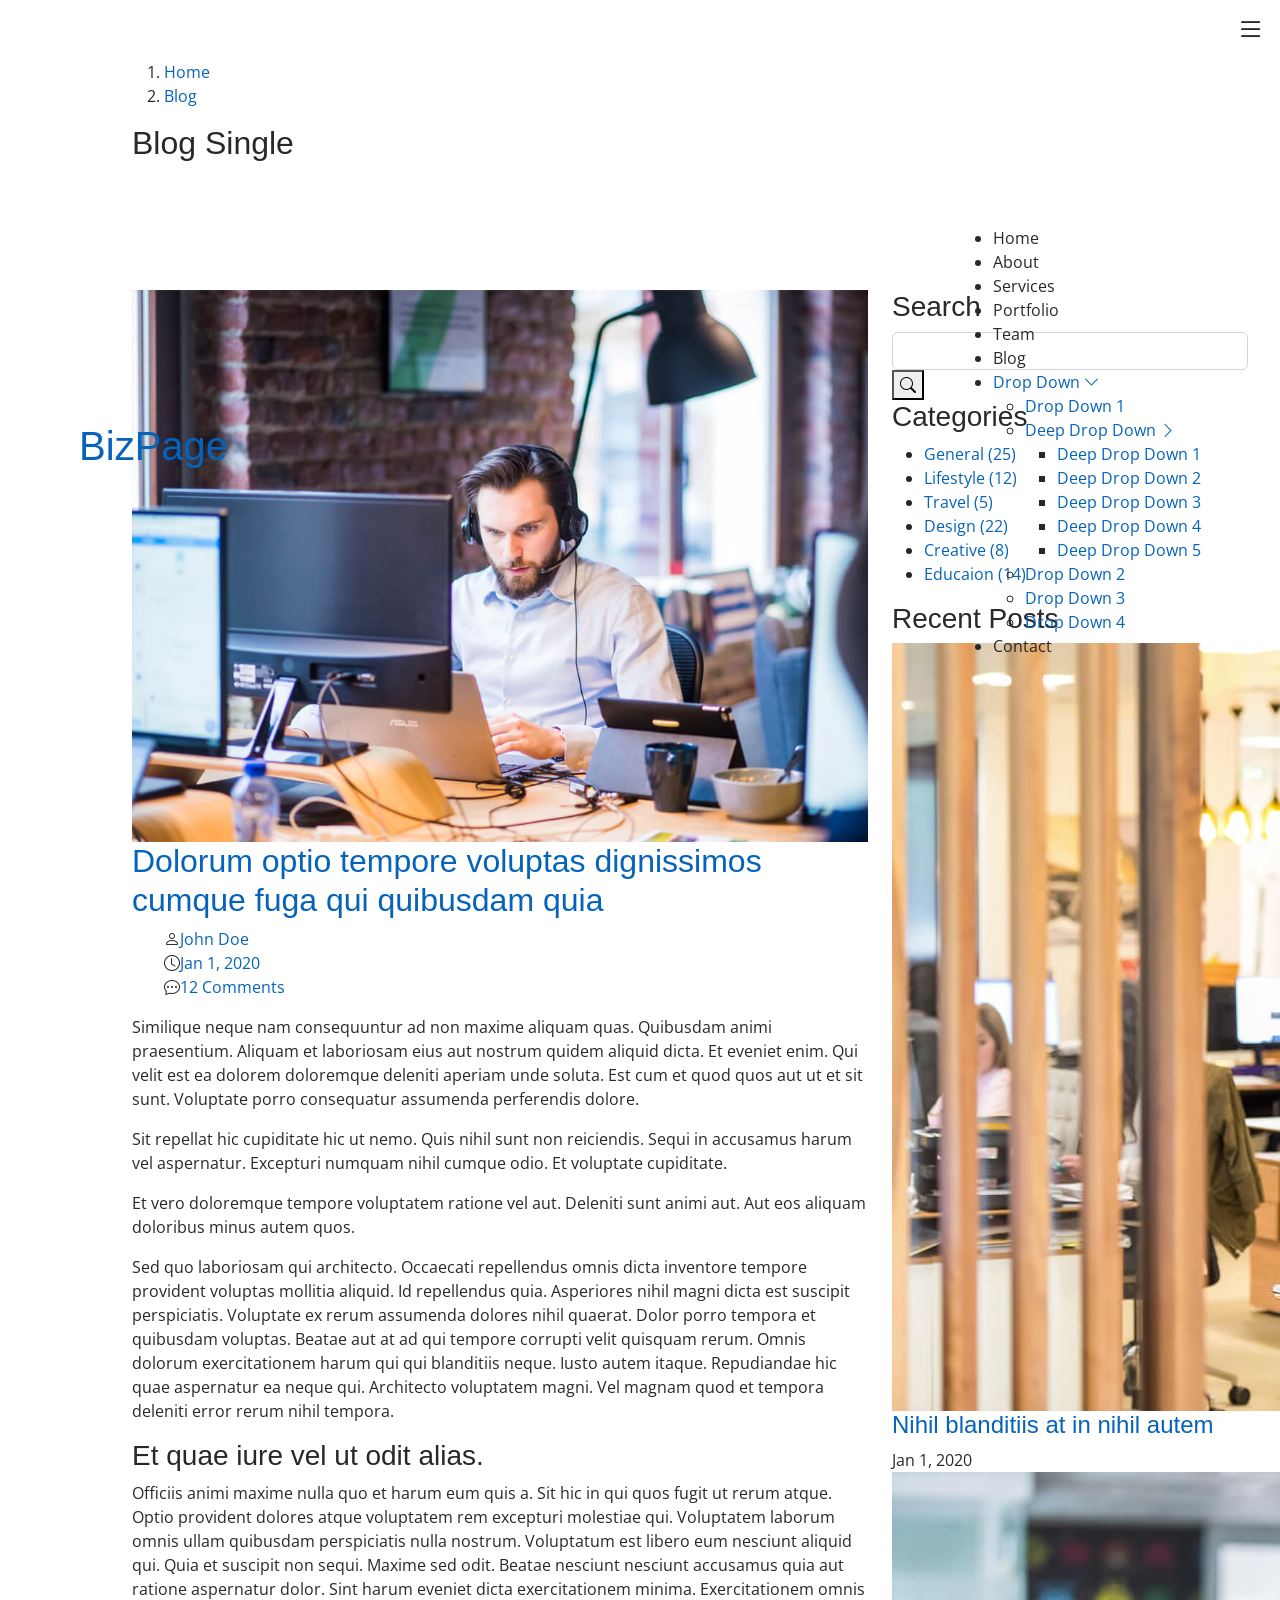
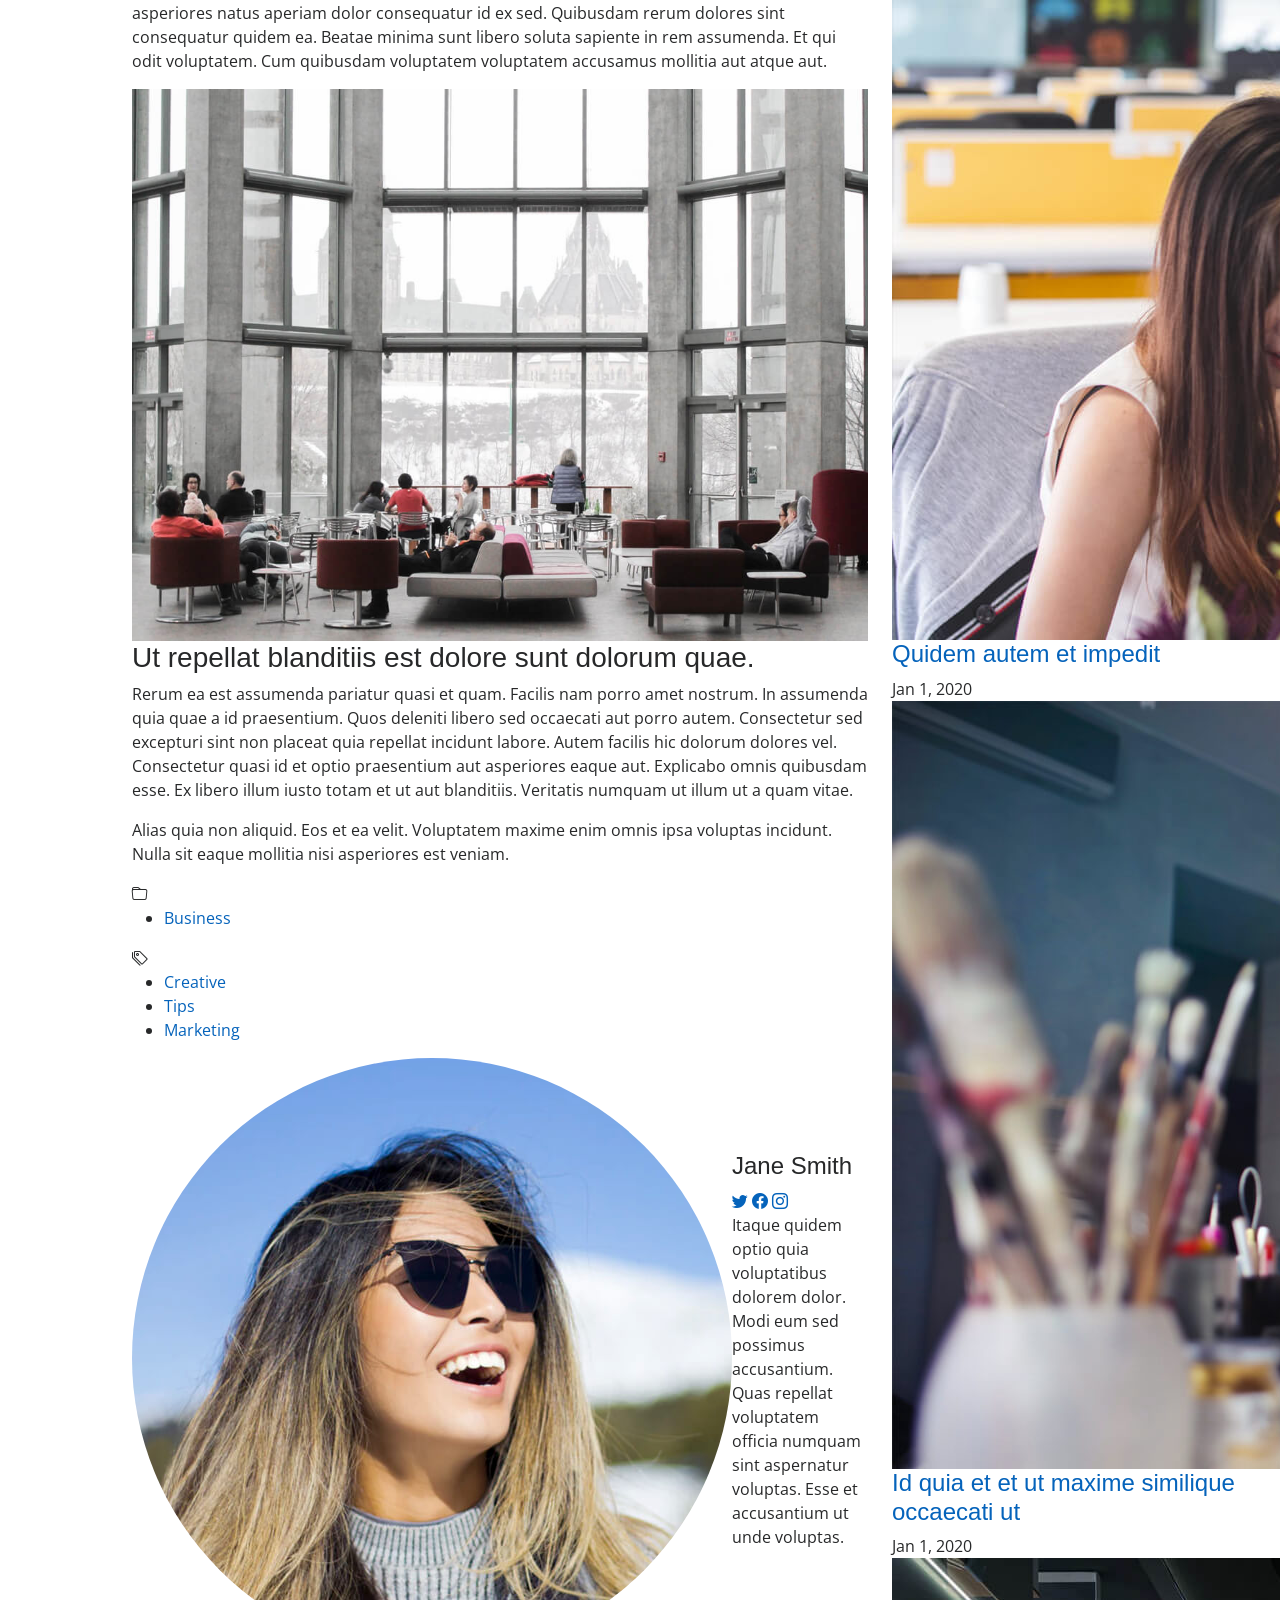
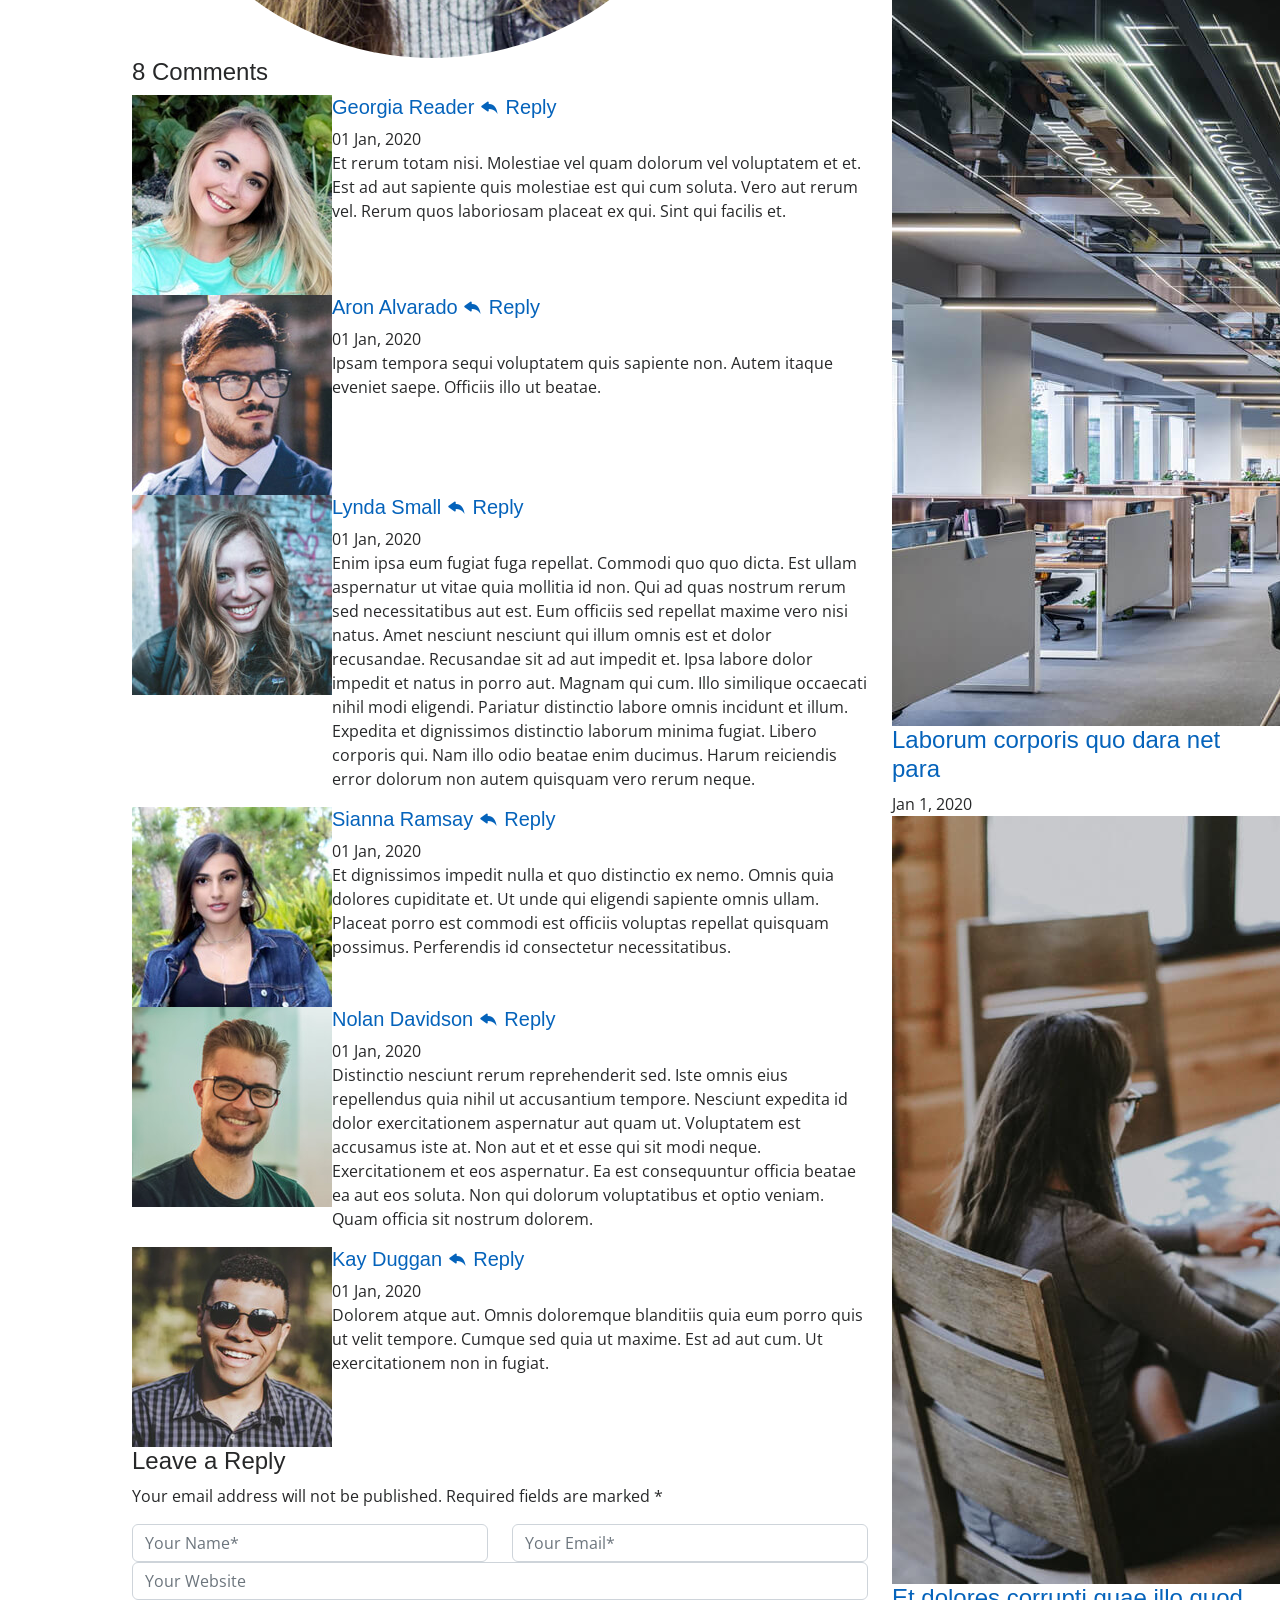
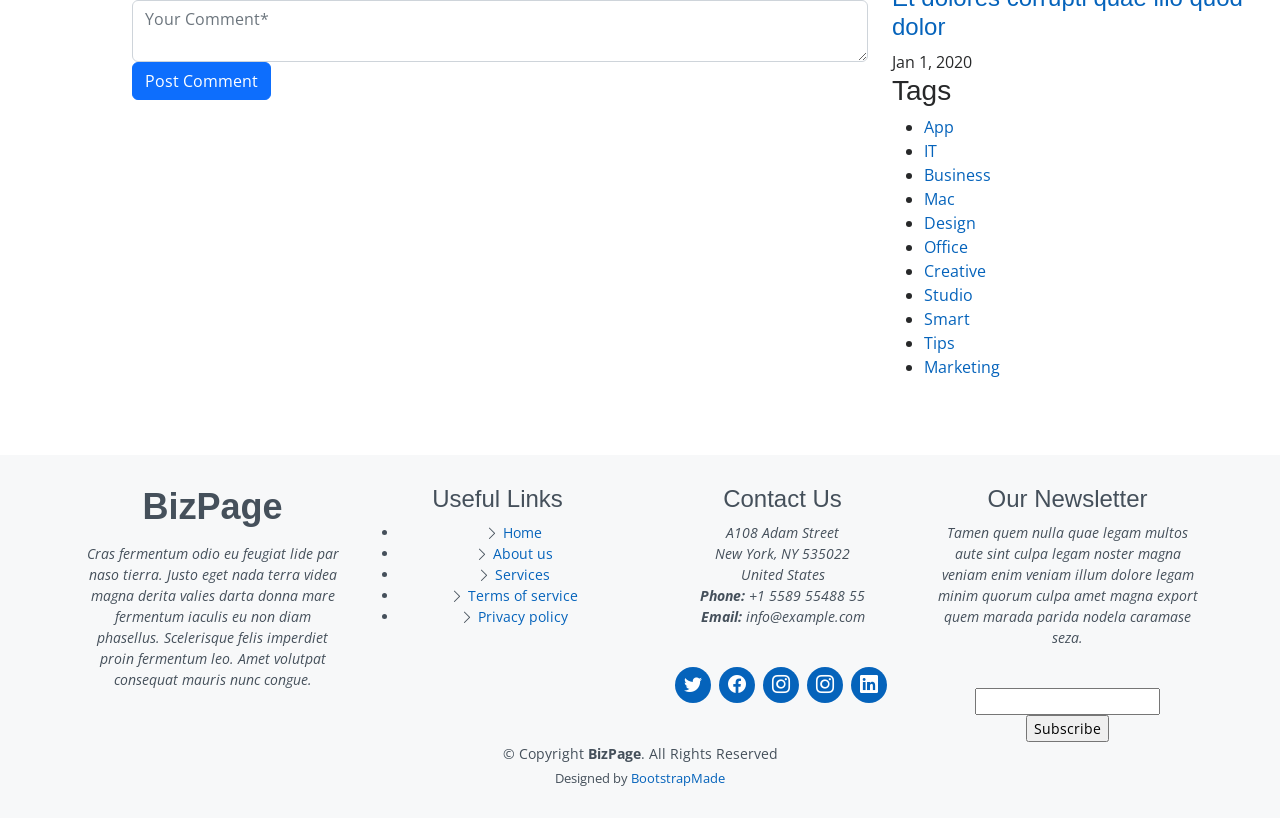
<file: blog-single.html>
<!DOCTYPE html>
<html lang="en">

<head>
  <meta charset="utf-8">
  <meta content="width=device-width, initial-scale=1.0" name="viewport">

  <title>Blog Single - BizPage Bootstrap Template</title>
  <meta content="" name="description">
  <meta content="" name="keywords">

  <!-- Favicons -->
  <link href="assets/img/favicon.png" rel="icon">
  <link href="assets/img/apple-touch-icon.png" rel="apple-touch-icon">

  <!-- Google Fonts -->
  <link href="https://fonts.googleapis.com/css?family=Open+Sans:300,300i,400,400i,700,700i|Montserrat:300,400,500,700" rel="stylesheet">

  <!-- Vendor CSS Files -->
  <link href="assets/vendor/animate.css/animate.min.css" rel="stylesheet">
  <link href="assets/vendor/aos/aos.css" rel="stylesheet">
  <link href="assets/vendor/bootstrap/css/bootstrap.min.css" rel="stylesheet">
  <link href="assets/vendor/bootstrap-icons/bootstrap-icons.css" rel="stylesheet">
  <link href="assets/vendor/glightbox/css/glightbox.min.css" rel="stylesheet">
  <link href="assets/vendor/swiper/swiper-bundle.min.css" rel="stylesheet">

  <!-- Template Main CSS File -->
  <link href="assets/css/style.css" rel="stylesheet">

  <!-- =======================================================
  * Template Name: BizPage - v5.8.0
  * Template URL: https://bootstrapmade.com/bizpage-bootstrap-business-template/
  * Author: BootstrapMade.com
  * License: https://bootstrapmade.com/license/
  ======================================================== -->
</head>

<body>

  <!-- ======= Header ======= -->
  <header id="header" class="fixed-top d-flex align-items-center ">
    <div class="container-fluid">

      <div class="row justify-content-center align-items-center">
        <div class="col-xl-11 d-flex align-items-center justify-content-between">
          <h1 class="logo"><a href="index.html">BizPage</a></h1>
          <!-- Uncomment below if you prefer to use an image logo -->
          <!-- <a href="index.html" class="logo"><img src="assets/img/logo.png" alt="" class="img-fluid"></a>-->

          <nav id="navbar" class="navbar">
            <ul>
              <li><a class="nav-link scrollto " href="#hero">Home</a></li>
              <li><a class="nav-link scrollto" href="#about">About</a></li>
              <li><a class="nav-link scrollto" href="#services">Services</a></li>
              <li><a class="nav-link scrollto " href="#portfolio">Portfolio</a></li>
              <li><a class="nav-link scrollto" href="#team">Team</a></li>
              <li><a class="nav-link  active" href="blog.html">Blog</a></li>
              <li class="dropdown"><a href="#"><span>Drop Down</span> <i class="bi bi-chevron-down"></i></a>
                <ul>
                  <li><a href="#">Drop Down 1</a></li>
                  <li class="dropdown"><a href="#"><span>Deep Drop Down</span> <i class="bi bi-chevron-right"></i></a>
                    <ul>
                      <li><a href="#">Deep Drop Down 1</a></li>
                      <li><a href="#">Deep Drop Down 2</a></li>
                      <li><a href="#">Deep Drop Down 3</a></li>
                      <li><a href="#">Deep Drop Down 4</a></li>
                      <li><a href="#">Deep Drop Down 5</a></li>
                    </ul>
                  </li>
                  <li><a href="#">Drop Down 2</a></li>
                  <li><a href="#">Drop Down 3</a></li>
                  <li><a href="#">Drop Down 4</a></li>
                </ul>
              </li>
              <li><a class="nav-link scrollto" href="#contact">Contact</a></li>
            </ul>
            <i class="bi bi-list mobile-nav-toggle"></i>
          </nav><!-- .navbar -->
        </div>
      </div>

    </div>
  </header><!-- End Header -->

  <main id="main">

    <!-- ======= Breadcrumbs ======= -->
    <section id="breadcrumbs" class="breadcrumbs">
      <div class="container">

        <ol>
          <li><a href="index.html">Home</a></li>
          <li><a href="blog.html">Blog</a></li>
        </ol>
        <h2>Blog Single</h2>

      </div>
    </section><!-- End Breadcrumbs -->

    <!-- ======= Blog Single Section ======= -->
    <section id="blog" class="blog">
      <div class="container" data-aos="fade-up">

        <div class="row">

          <div class="col-lg-8 entries">

            <article class="entry entry-single">

              <div class="entry-img">
                <img src="assets/img/blog/blog-1.jpg" alt="" class="img-fluid">
              </div>

              <h2 class="entry-title">
                <a href="blog-single.html">Dolorum optio tempore voluptas dignissimos cumque fuga qui quibusdam quia</a>
              </h2>

              <div class="entry-meta">
                <ul>
                  <li class="d-flex align-items-center"><i class="bi bi-person"></i> <a href="blog-single.html">John Doe</a></li>
                  <li class="d-flex align-items-center"><i class="bi bi-clock"></i> <a href="blog-single.html"><time datetime="2020-01-01">Jan 1, 2020</time></a></li>
                  <li class="d-flex align-items-center"><i class="bi bi-chat-dots"></i> <a href="blog-single.html">12 Comments</a></li>
                </ul>
              </div>

              <div class="entry-content">
                <p>
                  Similique neque nam consequuntur ad non maxime aliquam quas. Quibusdam animi praesentium. Aliquam et laboriosam eius aut nostrum quidem aliquid dicta.
                  Et eveniet enim. Qui velit est ea dolorem doloremque deleniti aperiam unde soluta. Est cum et quod quos aut ut et sit sunt. Voluptate porro consequatur assumenda perferendis dolore.
                </p>

                <p>
                  Sit repellat hic cupiditate hic ut nemo. Quis nihil sunt non reiciendis. Sequi in accusamus harum vel aspernatur. Excepturi numquam nihil cumque odio. Et voluptate cupiditate.
                </p>

                <blockquote>
                  <p>
                    Et vero doloremque tempore voluptatem ratione vel aut. Deleniti sunt animi aut. Aut eos aliquam doloribus minus autem quos.
                  </p>
                </blockquote>

                <p>
                  Sed quo laboriosam qui architecto. Occaecati repellendus omnis dicta inventore tempore provident voluptas mollitia aliquid. Id repellendus quia. Asperiores nihil magni dicta est suscipit perspiciatis. Voluptate ex rerum assumenda dolores nihil quaerat.
                  Dolor porro tempora et quibusdam voluptas. Beatae aut at ad qui tempore corrupti velit quisquam rerum. Omnis dolorum exercitationem harum qui qui blanditiis neque.
                  Iusto autem itaque. Repudiandae hic quae aspernatur ea neque qui. Architecto voluptatem magni. Vel magnam quod et tempora deleniti error rerum nihil tempora.
                </p>

                <h3>Et quae iure vel ut odit alias.</h3>
                <p>
                  Officiis animi maxime nulla quo et harum eum quis a. Sit hic in qui quos fugit ut rerum atque. Optio provident dolores atque voluptatem rem excepturi molestiae qui. Voluptatem laborum omnis ullam quibusdam perspiciatis nulla nostrum. Voluptatum est libero eum nesciunt aliquid qui.
                  Quia et suscipit non sequi. Maxime sed odit. Beatae nesciunt nesciunt accusamus quia aut ratione aspernatur dolor. Sint harum eveniet dicta exercitationem minima. Exercitationem omnis asperiores natus aperiam dolor consequatur id ex sed. Quibusdam rerum dolores sint consequatur quidem ea.
                  Beatae minima sunt libero soluta sapiente in rem assumenda. Et qui odit voluptatem. Cum quibusdam voluptatem voluptatem accusamus mollitia aut atque aut.
                </p>
                <img src="assets/img/blog/blog-inside-post.jpg" class="img-fluid" alt="">

                <h3>Ut repellat blanditiis est dolore sunt dolorum quae.</h3>
                <p>
                  Rerum ea est assumenda pariatur quasi et quam. Facilis nam porro amet nostrum. In assumenda quia quae a id praesentium. Quos deleniti libero sed occaecati aut porro autem. Consectetur sed excepturi sint non placeat quia repellat incidunt labore. Autem facilis hic dolorum dolores vel.
                  Consectetur quasi id et optio praesentium aut asperiores eaque aut. Explicabo omnis quibusdam esse. Ex libero illum iusto totam et ut aut blanditiis. Veritatis numquam ut illum ut a quam vitae.
                </p>
                <p>
                  Alias quia non aliquid. Eos et ea velit. Voluptatem maxime enim omnis ipsa voluptas incidunt. Nulla sit eaque mollitia nisi asperiores est veniam.
                </p>

              </div>

              <div class="entry-footer">
                <i class="bi bi-folder"></i>
                <ul class="cats">
                  <li><a href="#">Business</a></li>
                </ul>

                <i class="bi bi-tags"></i>
                <ul class="tags">
                  <li><a href="#">Creative</a></li>
                  <li><a href="#">Tips</a></li>
                  <li><a href="#">Marketing</a></li>
                </ul>
              </div>

            </article><!-- End blog entry -->

            <div class="blog-author d-flex align-items-center">
              <img src="assets/img/blog/blog-author.jpg" class="rounded-circle float-left" alt="">
              <div>
                <h4>Jane Smith</h4>
                <div class="social-links">
                  <a href="https://twitters.com/#"><i class="bi bi-twitter"></i></a>
                  <a href="https://facebook.com/#"><i class="bi bi-facebook"></i></a>
                  <a href="https://instagram.com/#"><i class="biu bi-instagram"></i></a>
                </div>
                <p>
                  Itaque quidem optio quia voluptatibus dolorem dolor. Modi eum sed possimus accusantium. Quas repellat voluptatem officia numquam sint aspernatur voluptas. Esse et accusantium ut unde voluptas.
                </p>
              </div>
            </div><!-- End blog author bio -->

            <div class="blog-comments">

              <h4 class="comments-count">8 Comments</h4>

              <div id="comment-1" class="comment">
                <div class="d-flex">
                  <div class="comment-img"><img src="assets/img/blog/comments-1.jpg" alt=""></div>
                  <div>
                    <h5><a href="">Georgia Reader</a> <a href="#" class="reply"><i class="bi bi-reply-fill"></i> Reply</a></h5>
                    <time datetime="2020-01-01">01 Jan, 2020</time>
                    <p>
                      Et rerum totam nisi. Molestiae vel quam dolorum vel voluptatem et et. Est ad aut sapiente quis molestiae est qui cum soluta.
                      Vero aut rerum vel. Rerum quos laboriosam placeat ex qui. Sint qui facilis et.
                    </p>
                  </div>
                </div>
              </div><!-- End comment #1 -->

              <div id="comment-2" class="comment">
                <div class="d-flex">
                  <div class="comment-img"><img src="assets/img/blog/comments-2.jpg" alt=""></div>
                  <div>
                    <h5><a href="">Aron Alvarado</a> <a href="#" class="reply"><i class="bi bi-reply-fill"></i> Reply</a></h5>
                    <time datetime="2020-01-01">01 Jan, 2020</time>
                    <p>
                      Ipsam tempora sequi voluptatem quis sapiente non. Autem itaque eveniet saepe. Officiis illo ut beatae.
                    </p>
                  </div>
                </div>

                <div id="comment-reply-1" class="comment comment-reply">
                  <div class="d-flex">
                    <div class="comment-img"><img src="assets/img/blog/comments-3.jpg" alt=""></div>
                    <div>
                      <h5><a href="">Lynda Small</a> <a href="#" class="reply"><i class="bi bi-reply-fill"></i> Reply</a></h5>
                      <time datetime="2020-01-01">01 Jan, 2020</time>
                      <p>
                        Enim ipsa eum fugiat fuga repellat. Commodi quo quo dicta. Est ullam aspernatur ut vitae quia mollitia id non. Qui ad quas nostrum rerum sed necessitatibus aut est. Eum officiis sed repellat maxime vero nisi natus. Amet nesciunt nesciunt qui illum omnis est et dolor recusandae.

                        Recusandae sit ad aut impedit et. Ipsa labore dolor impedit et natus in porro aut. Magnam qui cum. Illo similique occaecati nihil modi eligendi. Pariatur distinctio labore omnis incidunt et illum. Expedita et dignissimos distinctio laborum minima fugiat.

                        Libero corporis qui. Nam illo odio beatae enim ducimus. Harum reiciendis error dolorum non autem quisquam vero rerum neque.
                      </p>
                    </div>
                  </div>

                  <div id="comment-reply-2" class="comment comment-reply">
                    <div class="d-flex">
                      <div class="comment-img"><img src="assets/img/blog/comments-4.jpg" alt=""></div>
                      <div>
                        <h5><a href="">Sianna Ramsay</a> <a href="#" class="reply"><i class="bi bi-reply-fill"></i> Reply</a></h5>
                        <time datetime="2020-01-01">01 Jan, 2020</time>
                        <p>
                          Et dignissimos impedit nulla et quo distinctio ex nemo. Omnis quia dolores cupiditate et. Ut unde qui eligendi sapiente omnis ullam. Placeat porro est commodi est officiis voluptas repellat quisquam possimus. Perferendis id consectetur necessitatibus.
                        </p>
                      </div>
                    </div>

                  </div><!-- End comment reply #2-->

                </div><!-- End comment reply #1-->

              </div><!-- End comment #2-->

              <div id="comment-3" class="comment">
                <div class="d-flex">
                  <div class="comment-img"><img src="assets/img/blog/comments-5.jpg" alt=""></div>
                  <div>
                    <h5><a href="">Nolan Davidson</a> <a href="#" class="reply"><i class="bi bi-reply-fill"></i> Reply</a></h5>
                    <time datetime="2020-01-01">01 Jan, 2020</time>
                    <p>
                      Distinctio nesciunt rerum reprehenderit sed. Iste omnis eius repellendus quia nihil ut accusantium tempore. Nesciunt expedita id dolor exercitationem aspernatur aut quam ut. Voluptatem est accusamus iste at.
                      Non aut et et esse qui sit modi neque. Exercitationem et eos aspernatur. Ea est consequuntur officia beatae ea aut eos soluta. Non qui dolorum voluptatibus et optio veniam. Quam officia sit nostrum dolorem.
                    </p>
                  </div>
                </div>

              </div><!-- End comment #3 -->

              <div id="comment-4" class="comment">
                <div class="d-flex">
                  <div class="comment-img"><img src="assets/img/blog/comments-6.jpg" alt=""></div>
                  <div>
                    <h5><a href="">Kay Duggan</a> <a href="#" class="reply"><i class="bi bi-reply-fill"></i> Reply</a></h5>
                    <time datetime="2020-01-01">01 Jan, 2020</time>
                    <p>
                      Dolorem atque aut. Omnis doloremque blanditiis quia eum porro quis ut velit tempore. Cumque sed quia ut maxime. Est ad aut cum. Ut exercitationem non in fugiat.
                    </p>
                  </div>
                </div>

              </div><!-- End comment #4 -->

              <div class="reply-form">
                <h4>Leave a Reply</h4>
                <p>Your email address will not be published. Required fields are marked * </p>
                <form action="">
                  <div class="row">
                    <div class="col-md-6 form-group">
                      <input name="name" type="text" class="form-control" placeholder="Your Name*">
                    </div>
                    <div class="col-md-6 form-group">
                      <input name="email" type="text" class="form-control" placeholder="Your Email*">
                    </div>
                  </div>
                  <div class="row">
                    <div class="col form-group">
                      <input name="website" type="text" class="form-control" placeholder="Your Website">
                    </div>
                  </div>
                  <div class="row">
                    <div class="col form-group">
                      <textarea name="comment" class="form-control" placeholder="Your Comment*"></textarea>
                    </div>
                  </div>
                  <button type="submit" class="btn btn-primary">Post Comment</button>

                </form>

              </div>

            </div><!-- End blog comments -->

          </div><!-- End blog entries list -->

          <div class="col-lg-4">

            <div class="sidebar">

              <h3 class="sidebar-title">Search</h3>
              <div class="sidebar-item search-form">
                <form action="">
                  <input type="text" class="form-control">
                  <button type="submit"><i class="bi bi-search"></i></button>
                </form>
              </div><!-- End sidebar search formn-->

              <h3 class="sidebar-title">Categories</h3>
              <div class="sidebar-item categories">
                <ul>
                  <li><a href="#">General <span>(25)</span></a></li>
                  <li><a href="#">Lifestyle <span>(12)</span></a></li>
                  <li><a href="#">Travel <span>(5)</span></a></li>
                  <li><a href="#">Design <span>(22)</span></a></li>
                  <li><a href="#">Creative <span>(8)</span></a></li>
                  <li><a href="#">Educaion <span>(14)</span></a></li>
                </ul>
              </div><!-- End sidebar categories-->

              <h3 class="sidebar-title">Recent Posts</h3>
              <div class="sidebar-item recent-posts">
                <div class="post-item clearfix">
                  <img src="assets/img/blog/blog-recent-1.jpg" alt="">
                  <h4><a href="blog-single.html">Nihil blanditiis at in nihil autem</a></h4>
                  <time datetime="2020-01-01">Jan 1, 2020</time>
                </div>

                <div class="post-item clearfix">
                  <img src="assets/img/blog/blog-recent-2.jpg" alt="">
                  <h4><a href="blog-single.html">Quidem autem et impedit</a></h4>
                  <time datetime="2020-01-01">Jan 1, 2020</time>
                </div>

                <div class="post-item clearfix">
                  <img src="assets/img/blog/blog-recent-3.jpg" alt="">
                  <h4><a href="blog-single.html">Id quia et et ut maxime similique occaecati ut</a></h4>
                  <time datetime="2020-01-01">Jan 1, 2020</time>
                </div>

                <div class="post-item clearfix">
                  <img src="assets/img/blog/blog-recent-4.jpg" alt="">
                  <h4><a href="blog-single.html">Laborum corporis quo dara net para</a></h4>
                  <time datetime="2020-01-01">Jan 1, 2020</time>
                </div>

                <div class="post-item clearfix">
                  <img src="assets/img/blog/blog-recent-5.jpg" alt="">
                  <h4><a href="blog-single.html">Et dolores corrupti quae illo quod dolor</a></h4>
                  <time datetime="2020-01-01">Jan 1, 2020</time>
                </div>

              </div><!-- End sidebar recent posts-->

              <h3 class="sidebar-title">Tags</h3>
              <div class="sidebar-item tags">
                <ul>
                  <li><a href="#">App</a></li>
                  <li><a href="#">IT</a></li>
                  <li><a href="#">Business</a></li>
                  <li><a href="#">Mac</a></li>
                  <li><a href="#">Design</a></li>
                  <li><a href="#">Office</a></li>
                  <li><a href="#">Creative</a></li>
                  <li><a href="#">Studio</a></li>
                  <li><a href="#">Smart</a></li>
                  <li><a href="#">Tips</a></li>
                  <li><a href="#">Marketing</a></li>
                </ul>
              </div><!-- End sidebar tags-->

            </div><!-- End sidebar -->

          </div><!-- End blog sidebar -->

        </div>

      </div>
    </section><!-- End Blog Single Section -->

  </main><!-- End #main -->

  <!-- ======= Footer ======= -->
  <footer id="footer">
    <div class="footer-top">
      <div class="container">
        <div class="row">

          <div class="col-lg-3 col-md-6 footer-info">
            <h3>BizPage</h3>
            <p>Cras fermentum odio eu feugiat lide par naso tierra. Justo eget nada terra videa magna derita valies darta donna mare fermentum iaculis eu non diam phasellus. Scelerisque felis imperdiet proin fermentum leo. Amet volutpat consequat mauris nunc congue.</p>
          </div>

          <div class="col-lg-3 col-md-6 footer-links">
            <h4>Useful Links</h4>
            <ul>
              <li><i class="bi bi-chevron-right"></i> <a href="#">Home</a></li>
              <li><i class="bi bi-chevron-right"></i> <a href="#">About us</a></li>
              <li><i class="bi bi-chevron-right"></i> <a href="#">Services</a></li>
              <li><i class="bi bi-chevron-right"></i> <a href="#">Terms of service</a></li>
              <li><i class="bi bi-chevron-right"></i> <a href="#">Privacy policy</a></li>
            </ul>
          </div>

          <div class="col-lg-3 col-md-6 footer-contact">
            <h4>Contact Us</h4>
            <p>
              A108 Adam Street <br>
              New York, NY 535022<br>
              United States <br>
              <strong>Phone:</strong> +1 5589 55488 55<br>
              <strong>Email:</strong> info@example.com<br>
            </p>

            <div class="social-links">
              <a href="#" class="twitter"><i class="bi bi-twitter"></i></a>
              <a href="#" class="facebook"><i class="bi bi-facebook"></i></a>
              <a href="#" class="instagram"><i class="bi bi-instagram"></i></a>
              <a href="#" class="instagram"><i class="bi bi-instagram"></i></a>
              <a href="#" class="linkedin"><i class="bi bi-linkedin"></i></a>
            </div>

          </div>

          <div class="col-lg-3 col-md-6 footer-newsletter">
            <h4>Our Newsletter</h4>
            <p>Tamen quem nulla quae legam multos aute sint culpa legam noster magna veniam enim veniam illum dolore legam minim quorum culpa amet magna export quem marada parida nodela caramase seza.</p>
            <form action="" method="post">
              <input type="email" name="email"><input type="submit" value="Subscribe">
            </form>
          </div>

        </div>
      </div>
    </div>

    <div class="container">
      <div class="copyright">
        &copy; Copyright <strong>BizPage</strong>. All Rights Reserved
      </div>
      <div class="credits">
        <!--
        All the links in the footer should remain intact.
        You can delete the links only if you purchased the pro version.
        Licensing information: https://bootstrapmade.com/license/
        Purchase the pro version with working PHP/AJAX contact form: https://bootstrapmade.com/buy/?theme=BizPage
      -->
        Designed by <a href="https://bootstrapmade.com/">BootstrapMade</a>
      </div>
    </div>
  </footer><!-- End Footer -->

  <a href="#" class="back-to-top d-flex align-items-center justify-content-center"><i class="bi bi-arrow-up-short"></i></a>
  <!-- Uncomment below i you want to use a preloader -->
  <!-- <div id="preloader"></div> -->

  <!-- Vendor JS Files -->
  <script src="assets/vendor/purecounter/purecounter.js"></script>
  <script src="assets/vendor/aos/aos.js"></script>
  <script src="assets/vendor/bootstrap/js/bootstrap.bundle.min.js"></script>
  <script src="assets/vendor/glightbox/js/glightbox.min.js"></script>
  <script src="assets/vendor/isotope-layout/isotope.pkgd.min.js"></script>
  <script src="assets/vendor/swiper/swiper-bundle.min.js"></script>
  <script src="assets/vendor/waypoints/noframework.waypoints.js"></script>
  <script src="assets/vendor/php-email-form/validate.js"></script>

  <!-- Template Main JS File -->
  <script src="assets/js/main.js"></script>

</body>

</html>
</file>
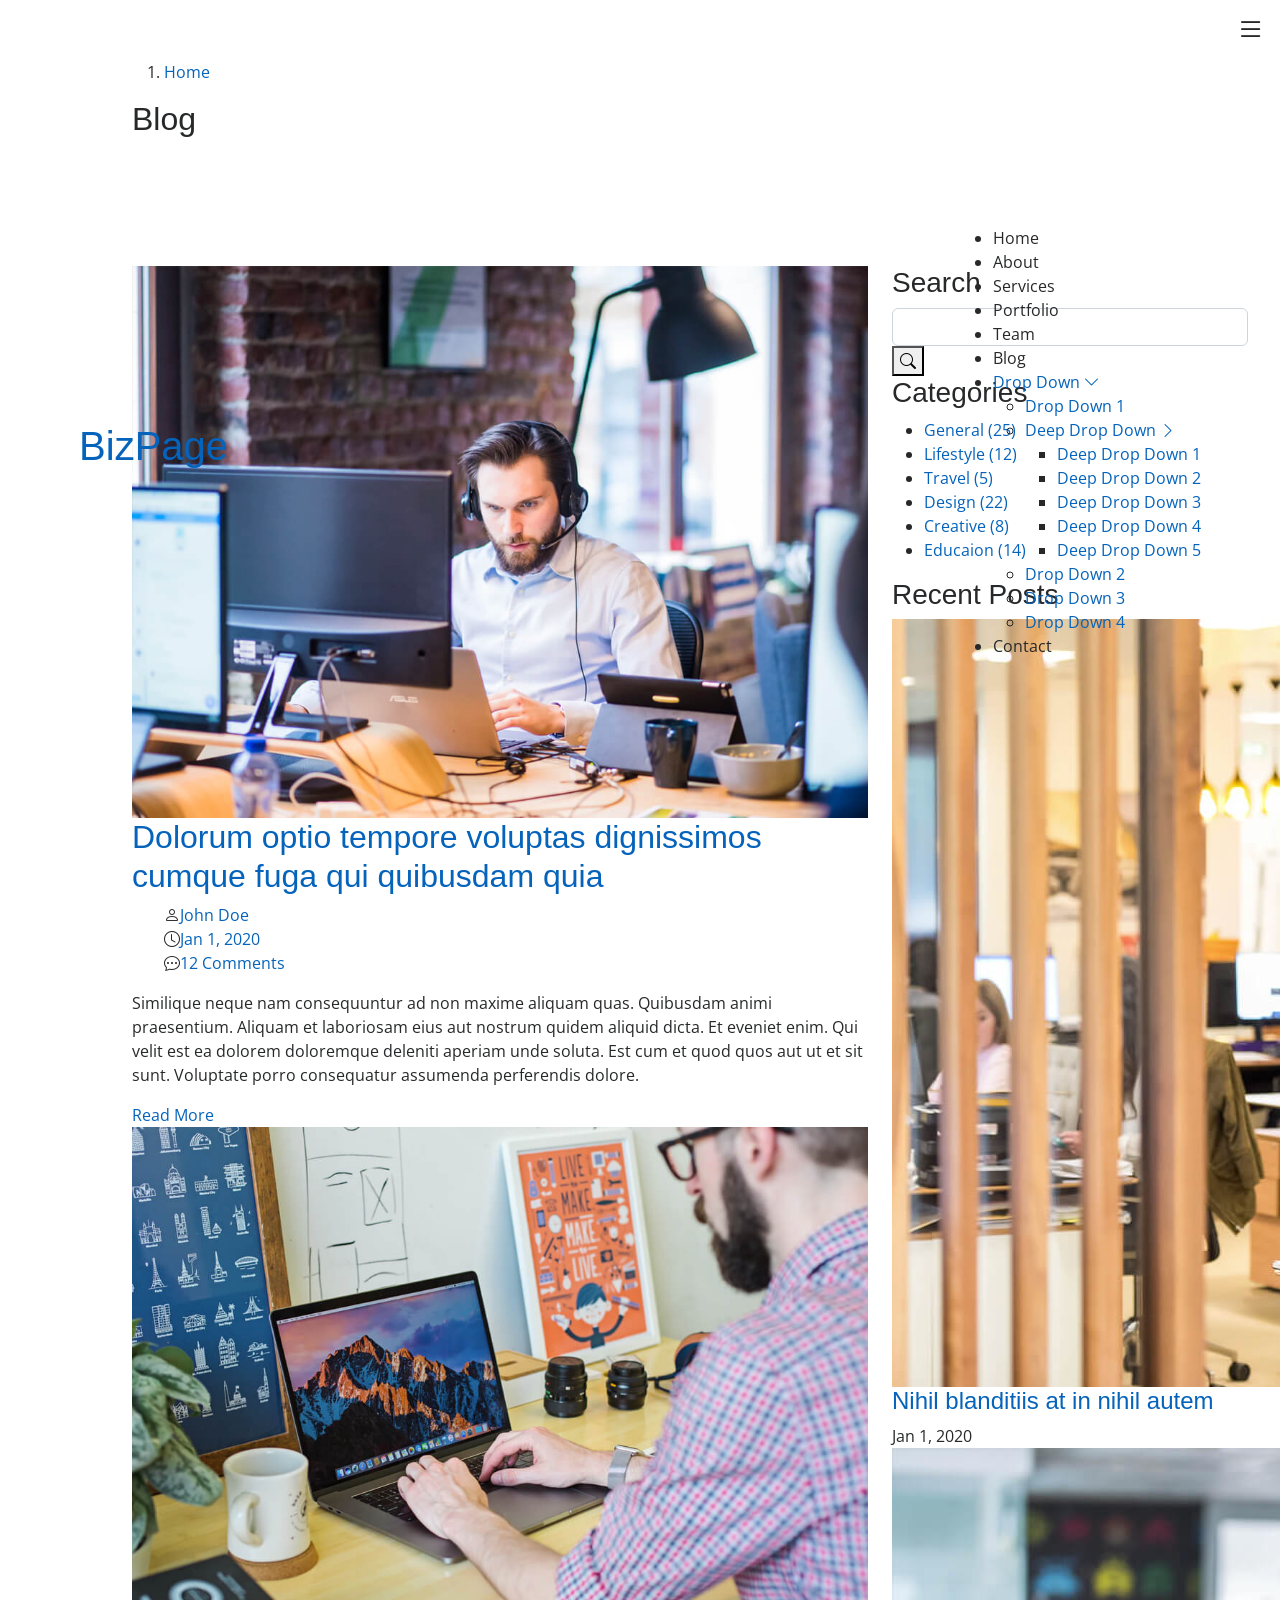
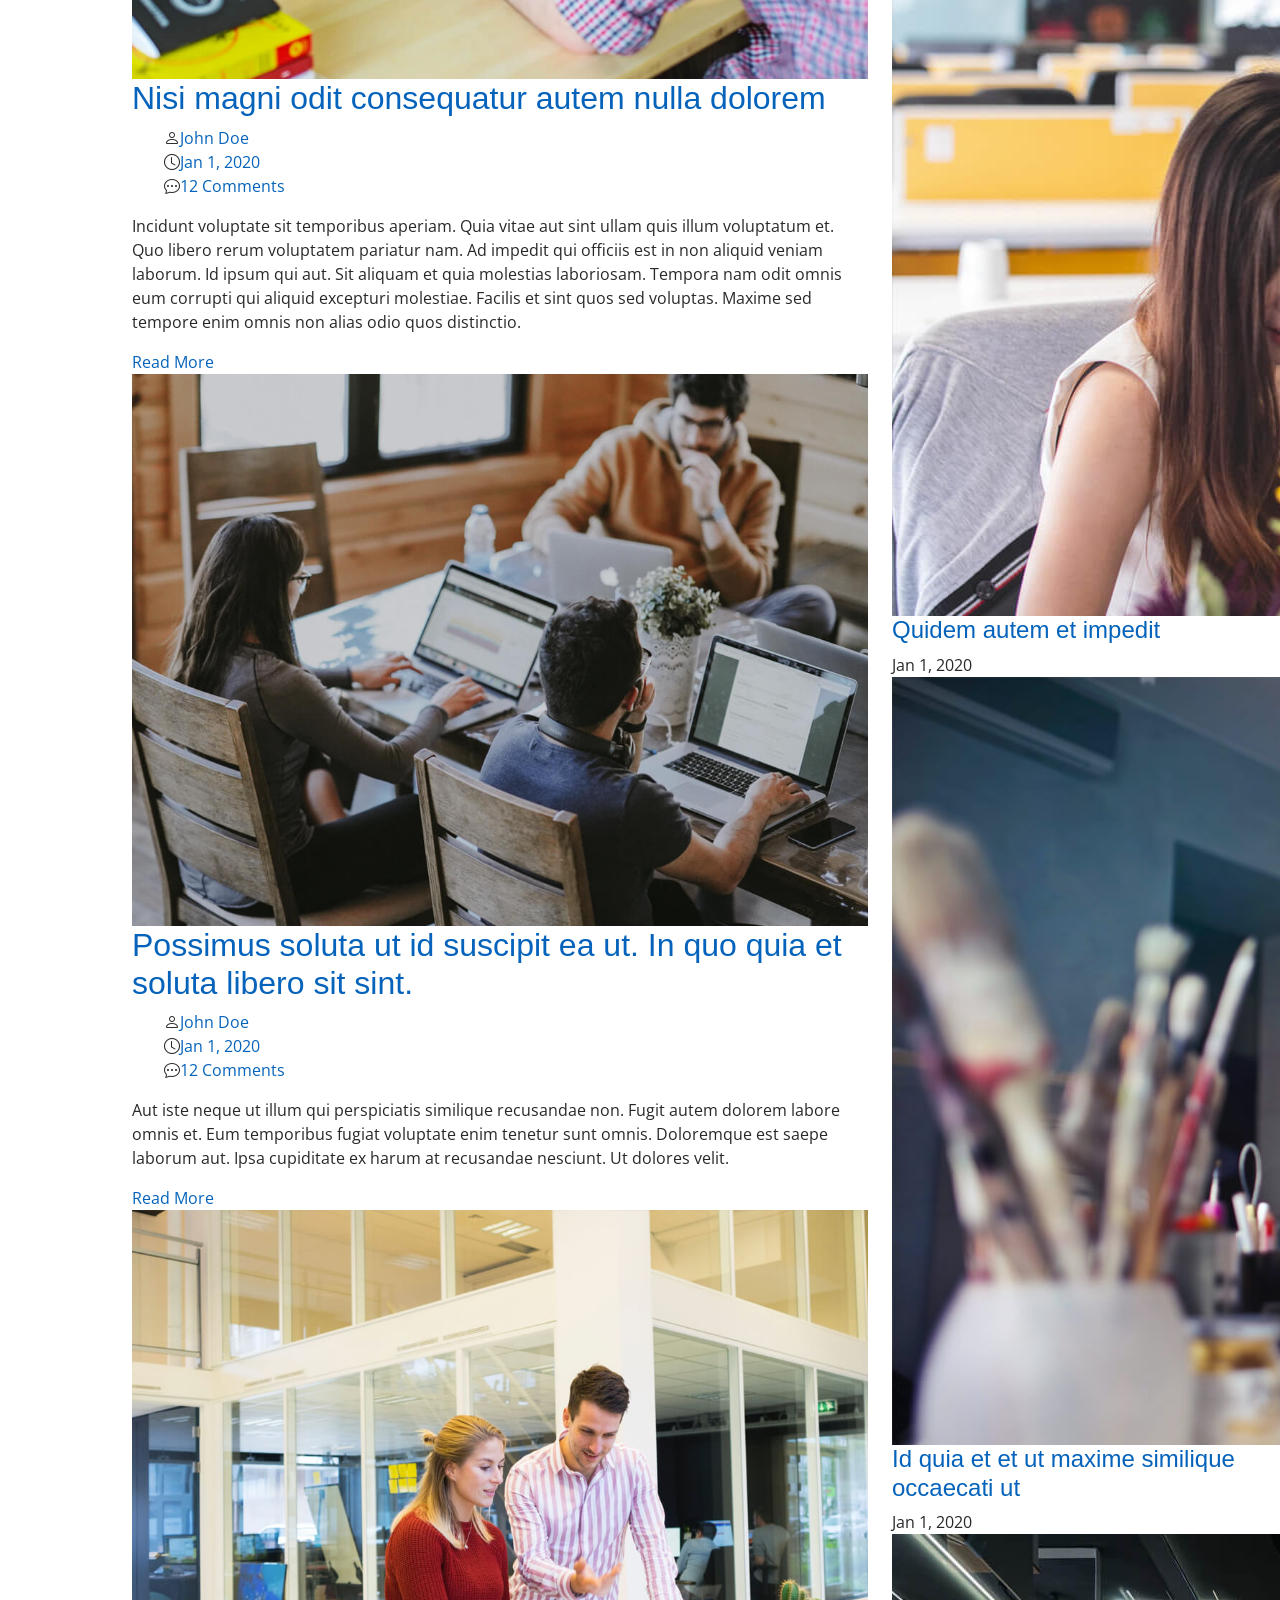
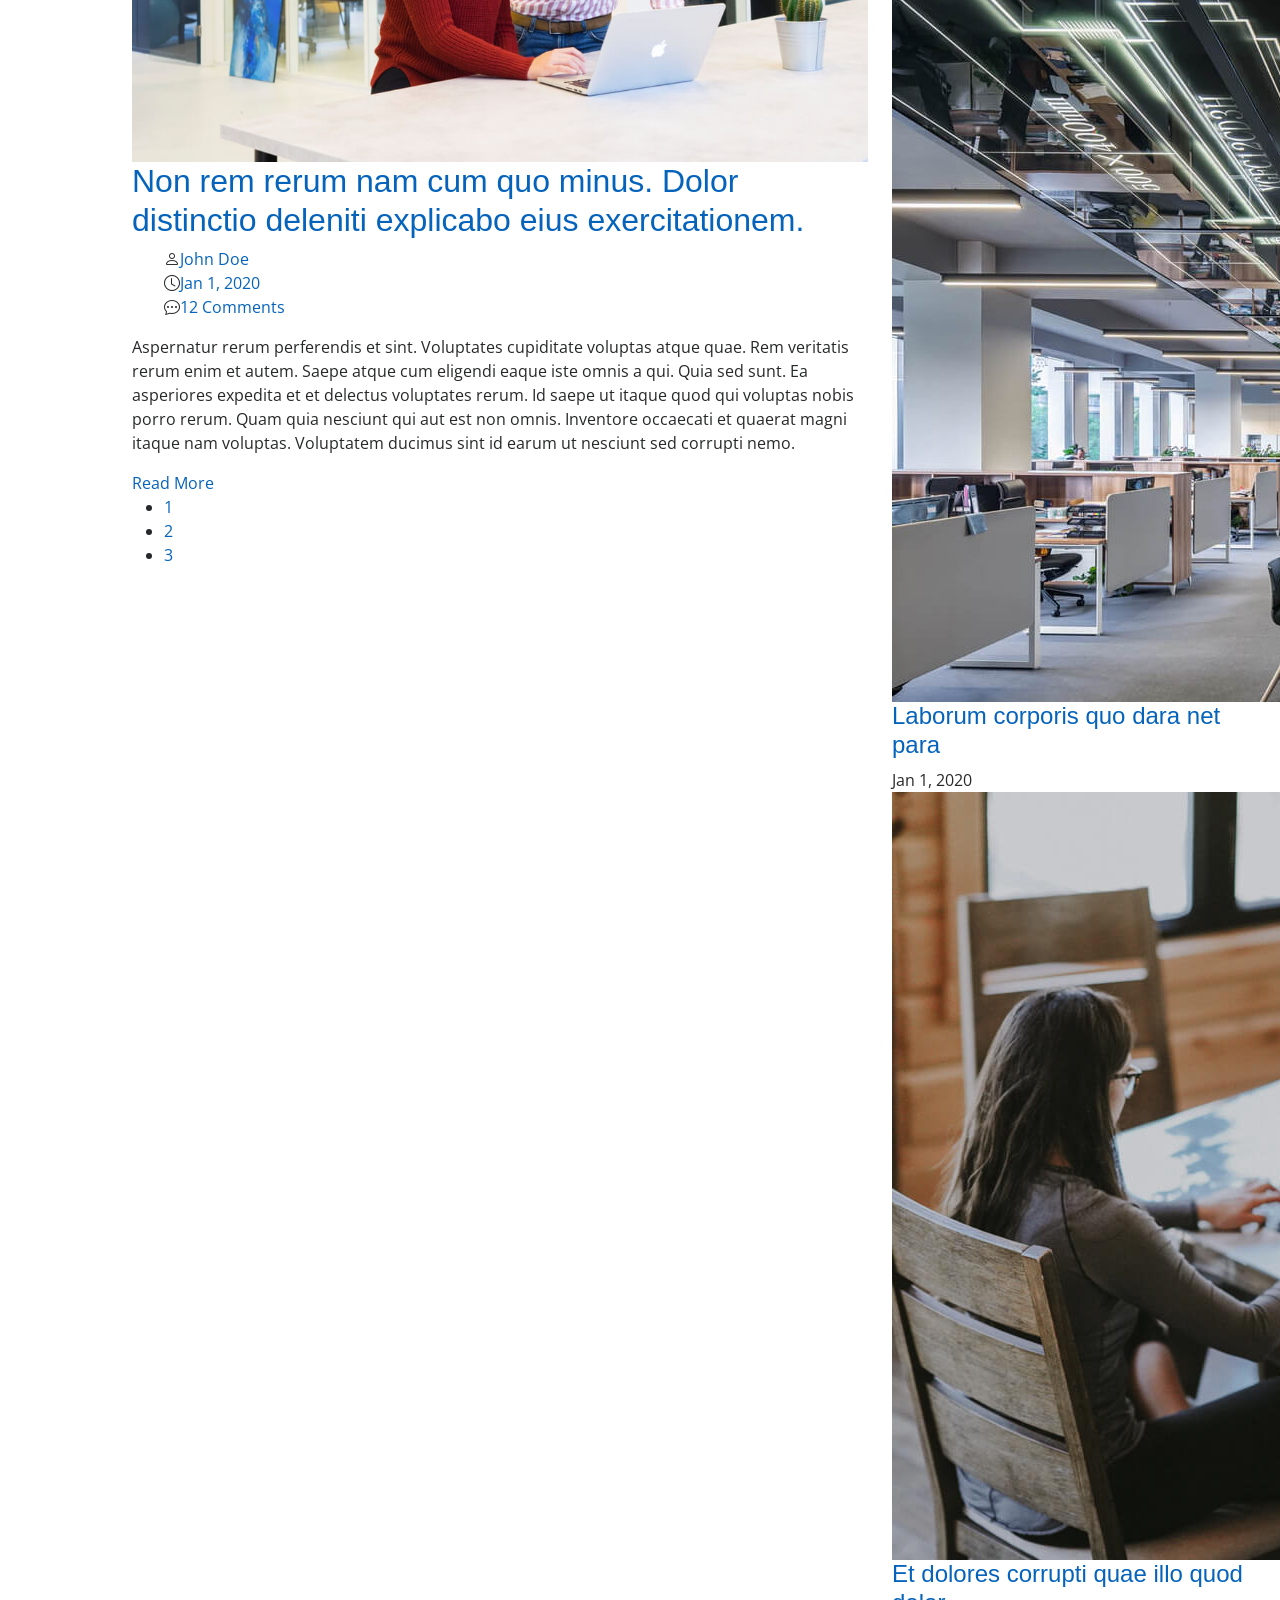
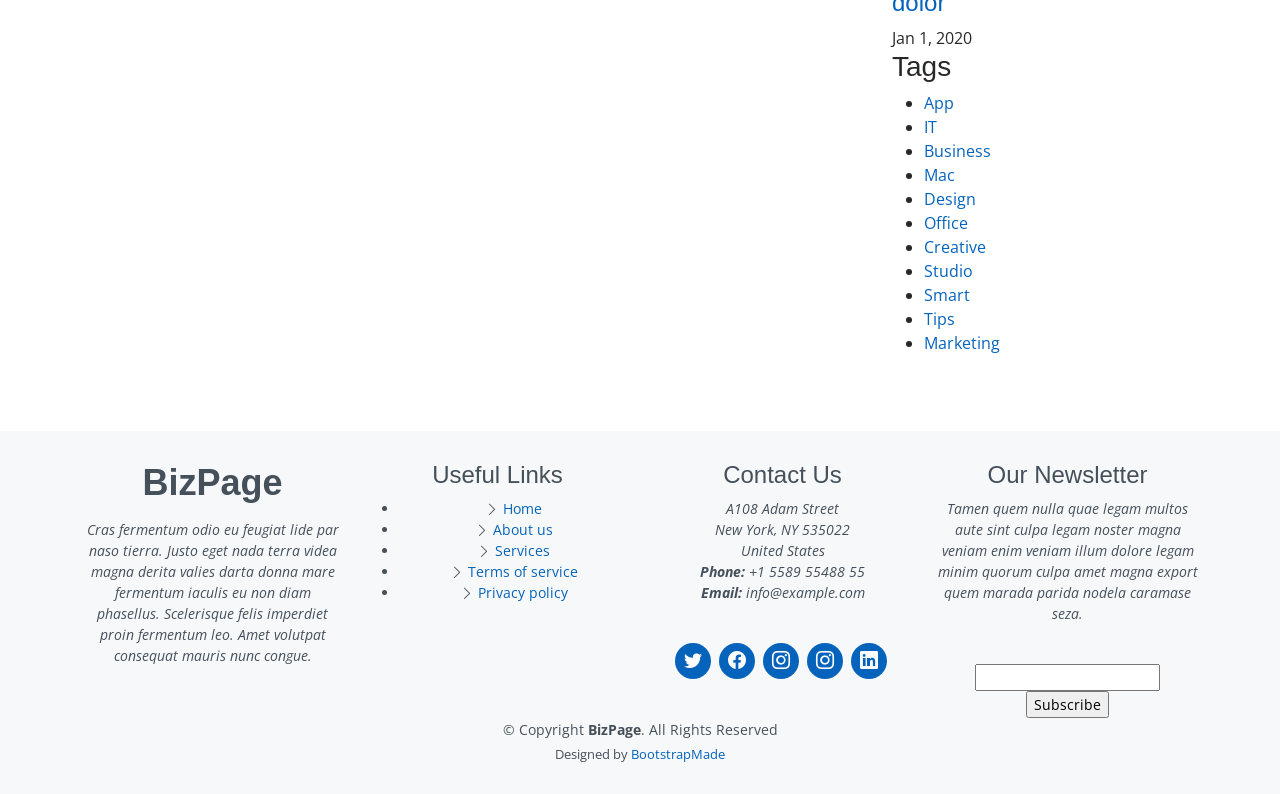
<file: blog.html>
<!DOCTYPE html>
<html lang="en">

<head>
  <meta charset="utf-8">
  <meta content="width=device-width, initial-scale=1.0" name="viewport">

  <title>Blog - BizPage Bootstrap Template</title>
  <meta content="" name="description">
  <meta content="" name="keywords">

  <!-- Favicons -->
  <link href="assets/img/favicon.png" rel="icon">
  <link href="assets/img/apple-touch-icon.png" rel="apple-touch-icon">

  <!-- Google Fonts -->
  <link href="https://fonts.googleapis.com/css?family=Open+Sans:300,300i,400,400i,700,700i|Montserrat:300,400,500,700" rel="stylesheet">

  <!-- Vendor CSS Files -->
  <link href="assets/vendor/animate.css/animate.min.css" rel="stylesheet">
  <link href="assets/vendor/aos/aos.css" rel="stylesheet">
  <link href="assets/vendor/bootstrap/css/bootstrap.min.css" rel="stylesheet">
  <link href="assets/vendor/bootstrap-icons/bootstrap-icons.css" rel="stylesheet">
  <link href="assets/vendor/glightbox/css/glightbox.min.css" rel="stylesheet">
  <link href="assets/vendor/swiper/swiper-bundle.min.css" rel="stylesheet">

  <!-- Template Main CSS File -->
  <link href="assets/css/style.css" rel="stylesheet">

  <!-- =======================================================
  * Template Name: BizPage - v5.8.0
  * Template URL: https://bootstrapmade.com/bizpage-bootstrap-business-template/
  * Author: BootstrapMade.com
  * License: https://bootstrapmade.com/license/
  ======================================================== -->
</head>

<body>

  <!-- ======= Header ======= -->
  <header id="header" class="fixed-top d-flex align-items-center ">
    <div class="container-fluid">

      <div class="row justify-content-center align-items-center">
        <div class="col-xl-11 d-flex align-items-center justify-content-between">
          <h1 class="logo"><a href="index.html">BizPage</a></h1>
          <!-- Uncomment below if you prefer to use an image logo -->
          <!-- <a href="index.html" class="logo"><img src="assets/img/logo.png" alt="" class="img-fluid"></a>-->

          <nav id="navbar" class="navbar">
            <ul>
              <li><a class="nav-link scrollto " href="#hero">Home</a></li>
              <li><a class="nav-link scrollto" href="#about">About</a></li>
              <li><a class="nav-link scrollto" href="#services">Services</a></li>
              <li><a class="nav-link scrollto " href="#portfolio">Portfolio</a></li>
              <li><a class="nav-link scrollto" href="#team">Team</a></li>
              <li><a class="nav-link  active" href="blog.html">Blog</a></li>
              <li class="dropdown"><a href="#"><span>Drop Down</span> <i class="bi bi-chevron-down"></i></a>
                <ul>
                  <li><a href="#">Drop Down 1</a></li>
                  <li class="dropdown"><a href="#"><span>Deep Drop Down</span> <i class="bi bi-chevron-right"></i></a>
                    <ul>
                      <li><a href="#">Deep Drop Down 1</a></li>
                      <li><a href="#">Deep Drop Down 2</a></li>
                      <li><a href="#">Deep Drop Down 3</a></li>
                      <li><a href="#">Deep Drop Down 4</a></li>
                      <li><a href="#">Deep Drop Down 5</a></li>
                    </ul>
                  </li>
                  <li><a href="#">Drop Down 2</a></li>
                  <li><a href="#">Drop Down 3</a></li>
                  <li><a href="#">Drop Down 4</a></li>
                </ul>
              </li>
              <li><a class="nav-link scrollto" href="#contact">Contact</a></li>
            </ul>
            <i class="bi bi-list mobile-nav-toggle"></i>
          </nav><!-- .navbar -->
        </div>
      </div>

    </div>
  </header><!-- End Header -->

  <main id="main">

    <!-- ======= Breadcrumbs ======= -->
    <section id="breadcrumbs" class="breadcrumbs">
      <div class="container">

        <ol>
          <li><a href="index.html">Home</a></li>
        </ol>
        <h2>Blog</h2>

      </div>
    </section><!-- End Breadcrumbs -->

    <!-- ======= Blog Section ======= -->
    <section id="blog" class="blog">
      <div class="container" data-aos="fade-up">

        <div class="row">

          <div class="col-lg-8 entries">

            <article class="entry">

              <div class="entry-img">
                <img src="assets/img/blog/blog-1.jpg" alt="" class="img-fluid">
              </div>

              <h2 class="entry-title">
                <a href="blog-single.html">Dolorum optio tempore voluptas dignissimos cumque fuga qui quibusdam quia</a>
              </h2>

              <div class="entry-meta">
                <ul>
                  <li class="d-flex align-items-center"><i class="bi bi-person"></i> <a href="blog-single.html">John Doe</a></li>
                  <li class="d-flex align-items-center"><i class="bi bi-clock"></i> <a href="blog-single.html"><time datetime="2020-01-01">Jan 1, 2020</time></a></li>
                  <li class="d-flex align-items-center"><i class="bi bi-chat-dots"></i> <a href="blog-single.html">12 Comments</a></li>
                </ul>
              </div>

              <div class="entry-content">
                <p>
                  Similique neque nam consequuntur ad non maxime aliquam quas. Quibusdam animi praesentium. Aliquam et laboriosam eius aut nostrum quidem aliquid dicta.
                  Et eveniet enim. Qui velit est ea dolorem doloremque deleniti aperiam unde soluta. Est cum et quod quos aut ut et sit sunt. Voluptate porro consequatur assumenda perferendis dolore.
                </p>
                <div class="read-more">
                  <a href="blog-single.html">Read More</a>
                </div>
              </div>

            </article><!-- End blog entry -->

            <article class="entry">

              <div class="entry-img">
                <img src="assets/img/blog/blog-2.jpg" alt="" class="img-fluid">
              </div>

              <h2 class="entry-title">
                <a href="blog-single.html">Nisi magni odit consequatur autem nulla dolorem</a>
              </h2>

              <div class="entry-meta">
                <ul>
                  <li class="d-flex align-items-center"><i class="bi bi-person"></i> <a href="blog-single.html">John Doe</a></li>
                  <li class="d-flex align-items-center"><i class="bi bi-clock"></i> <a href="blog-single.html"><time datetime="2020-01-01">Jan 1, 2020</time></a></li>
                  <li class="d-flex align-items-center"><i class="bi bi-chat-dots"></i> <a href="blog-single.html">12 Comments</a></li>
                </ul>
              </div>

              <div class="entry-content">
                <p>
                  Incidunt voluptate sit temporibus aperiam. Quia vitae aut sint ullam quis illum voluptatum et. Quo libero rerum voluptatem pariatur nam.
                  Ad impedit qui officiis est in non aliquid veniam laborum. Id ipsum qui aut. Sit aliquam et quia molestias laboriosam. Tempora nam odit omnis eum corrupti qui aliquid excepturi molestiae. Facilis et sint quos sed voluptas. Maxime sed tempore enim omnis non alias odio quos distinctio.
                </p>
                <div class="read-more">
                  <a href="blog-single.html">Read More</a>
                </div>
              </div>

            </article><!-- End blog entry -->

            <article class="entry">

              <div class="entry-img">
                <img src="assets/img/blog/blog-3.jpg" alt="" class="img-fluid">
              </div>

              <h2 class="entry-title">
                <a href="blog-single.html">Possimus soluta ut id suscipit ea ut. In quo quia et soluta libero sit sint.</a>
              </h2>

              <div class="entry-meta">
                <ul>
                  <li class="d-flex align-items-center"><i class="bi bi-person"></i> <a href="blog-single.html">John Doe</a></li>
                  <li class="d-flex align-items-center"><i class="bi bi-clock"></i> <a href="blog-single.html"><time datetime="2020-01-01">Jan 1, 2020</time></a></li>
                  <li class="d-flex align-items-center"><i class="bi bi-chat-dots"></i> <a href="blog-single.html">12 Comments</a></li>
                </ul>
              </div>

              <div class="entry-content">
                <p>
                  Aut iste neque ut illum qui perspiciatis similique recusandae non. Fugit autem dolorem labore omnis et. Eum temporibus fugiat voluptate enim tenetur sunt omnis.
                  Doloremque est saepe laborum aut. Ipsa cupiditate ex harum at recusandae nesciunt. Ut dolores velit.
                </p>
                <div class="read-more">
                  <a href="blog-single.html">Read More</a>
                </div>
              </div>

            </article><!-- End blog entry -->

            <article class="entry">

              <div class="entry-img">
                <img src="assets/img/blog/blog-4.jpg" alt="" class="img-fluid">
              </div>

              <h2 class="entry-title">
                <a href="blog-single.html">Non rem rerum nam cum quo minus. Dolor distinctio deleniti explicabo eius exercitationem.</a>
              </h2>

              <div class="entry-meta">
                <ul>
                  <li class="d-flex align-items-center"><i class="bi bi-person"></i> <a href="blog-single.html">John Doe</a></li>
                  <li class="d-flex align-items-center"><i class="bi bi-clock"></i> <a href="blog-single.html"><time datetime="2020-01-01">Jan 1, 2020</time></a></li>
                  <li class="d-flex align-items-center"><i class="bi bi-chat-dots"></i> <a href="blog-single.html">12 Comments</a></li>
                </ul>
              </div>

              <div class="entry-content">
                <p>
                  Aspernatur rerum perferendis et sint. Voluptates cupiditate voluptas atque quae. Rem veritatis rerum enim et autem. Saepe atque cum eligendi eaque iste omnis a qui.
                  Quia sed sunt. Ea asperiores expedita et et delectus voluptates rerum. Id saepe ut itaque quod qui voluptas nobis porro rerum. Quam quia nesciunt qui aut est non omnis. Inventore occaecati et quaerat magni itaque nam voluptas. Voluptatem ducimus sint id earum ut nesciunt sed corrupti nemo.
                </p>
                <div class="read-more">
                  <a href="blog-single.html">Read More</a>
                </div>
              </div>

            </article><!-- End blog entry -->

            <div class="blog-pagination">
              <ul class="justify-content-center">
                <li><a href="#">1</a></li>
                <li class="active"><a href="#">2</a></li>
                <li><a href="#">3</a></li>
              </ul>
            </div>

          </div><!-- End blog entries list -->

          <div class="col-lg-4">

            <div class="sidebar">

              <h3 class="sidebar-title">Search</h3>
              <div class="sidebar-item search-form">
                <form action="">
                  <input type="text" class="form-control">
                  <button type="submit"><i class="bi bi-search"></i></button>
                </form>
              </div><!-- End sidebar search formn-->

              <h3 class="sidebar-title">Categories</h3>
              <div class="sidebar-item categories">
                <ul>
                  <li><a href="#">General <span>(25)</span></a></li>
                  <li><a href="#">Lifestyle <span>(12)</span></a></li>
                  <li><a href="#">Travel <span>(5)</span></a></li>
                  <li><a href="#">Design <span>(22)</span></a></li>
                  <li><a href="#">Creative <span>(8)</span></a></li>
                  <li><a href="#">Educaion <span>(14)</span></a></li>
                </ul>
              </div><!-- End sidebar categories-->

              <h3 class="sidebar-title">Recent Posts</h3>
              <div class="sidebar-item recent-posts">
                <div class="post-item clearfix">
                  <img src="assets/img/blog/blog-recent-1.jpg" alt="">
                  <h4><a href="blog-single.html">Nihil blanditiis at in nihil autem</a></h4>
                  <time datetime="2020-01-01">Jan 1, 2020</time>
                </div>

                <div class="post-item clearfix">
                  <img src="assets/img/blog/blog-recent-2.jpg" alt="">
                  <h4><a href="blog-single.html">Quidem autem et impedit</a></h4>
                  <time datetime="2020-01-01">Jan 1, 2020</time>
                </div>

                <div class="post-item clearfix">
                  <img src="assets/img/blog/blog-recent-3.jpg" alt="">
                  <h4><a href="blog-single.html">Id quia et et ut maxime similique occaecati ut</a></h4>
                  <time datetime="2020-01-01">Jan 1, 2020</time>
                </div>

                <div class="post-item clearfix">
                  <img src="assets/img/blog/blog-recent-4.jpg" alt="">
                  <h4><a href="blog-single.html">Laborum corporis quo dara net para</a></h4>
                  <time datetime="2020-01-01">Jan 1, 2020</time>
                </div>

                <div class="post-item clearfix">
                  <img src="assets/img/blog/blog-recent-5.jpg" alt="">
                  <h4><a href="blog-single.html">Et dolores corrupti quae illo quod dolor</a></h4>
                  <time datetime="2020-01-01">Jan 1, 2020</time>
                </div>

              </div><!-- End sidebar recent posts-->

              <h3 class="sidebar-title">Tags</h3>
              <div class="sidebar-item tags">
                <ul>
                  <li><a href="#">App</a></li>
                  <li><a href="#">IT</a></li>
                  <li><a href="#">Business</a></li>
                  <li><a href="#">Mac</a></li>
                  <li><a href="#">Design</a></li>
                  <li><a href="#">Office</a></li>
                  <li><a href="#">Creative</a></li>
                  <li><a href="#">Studio</a></li>
                  <li><a href="#">Smart</a></li>
                  <li><a href="#">Tips</a></li>
                  <li><a href="#">Marketing</a></li>
                </ul>
              </div><!-- End sidebar tags-->

            </div><!-- End sidebar -->

          </div><!-- End blog sidebar -->

        </div>

      </div>
    </section><!-- End Blog Section -->

  </main><!-- End #main -->

  <!-- ======= Footer ======= -->
  <footer id="footer">
    <div class="footer-top">
      <div class="container">
        <div class="row">

          <div class="col-lg-3 col-md-6 footer-info">
            <h3>BizPage</h3>
            <p>Cras fermentum odio eu feugiat lide par naso tierra. Justo eget nada terra videa magna derita valies darta donna mare fermentum iaculis eu non diam phasellus. Scelerisque felis imperdiet proin fermentum leo. Amet volutpat consequat mauris nunc congue.</p>
          </div>

          <div class="col-lg-3 col-md-6 footer-links">
            <h4>Useful Links</h4>
            <ul>
              <li><i class="bi bi-chevron-right"></i> <a href="#">Home</a></li>
              <li><i class="bi bi-chevron-right"></i> <a href="#">About us</a></li>
              <li><i class="bi bi-chevron-right"></i> <a href="#">Services</a></li>
              <li><i class="bi bi-chevron-right"></i> <a href="#">Terms of service</a></li>
              <li><i class="bi bi-chevron-right"></i> <a href="#">Privacy policy</a></li>
            </ul>
          </div>

          <div class="col-lg-3 col-md-6 footer-contact">
            <h4>Contact Us</h4>
            <p>
              A108 Adam Street <br>
              New York, NY 535022<br>
              United States <br>
              <strong>Phone:</strong> +1 5589 55488 55<br>
              <strong>Email:</strong> info@example.com<br>
            </p>

            <div class="social-links">
              <a href="#" class="twitter"><i class="bi bi-twitter"></i></a>
              <a href="#" class="facebook"><i class="bi bi-facebook"></i></a>
              <a href="#" class="instagram"><i class="bi bi-instagram"></i></a>
              <a href="#" class="instagram"><i class="bi bi-instagram"></i></a>
              <a href="#" class="linkedin"><i class="bi bi-linkedin"></i></a>
            </div>

          </div>

          <div class="col-lg-3 col-md-6 footer-newsletter">
            <h4>Our Newsletter</h4>
            <p>Tamen quem nulla quae legam multos aute sint culpa legam noster magna veniam enim veniam illum dolore legam minim quorum culpa amet magna export quem marada parida nodela caramase seza.</p>
            <form action="" method="post">
              <input type="email" name="email"><input type="submit" value="Subscribe">
            </form>
          </div>

        </div>
      </div>
    </div>

    <div class="container">
      <div class="copyright">
        &copy; Copyright <strong>BizPage</strong>. All Rights Reserved
      </div>
      <div class="credits">
        <!--
        All the links in the footer should remain intact.
        You can delete the links only if you purchased the pro version.
        Licensing information: https://bootstrapmade.com/license/
        Purchase the pro version with working PHP/AJAX contact form: https://bootstrapmade.com/buy/?theme=BizPage
      -->
        Designed by <a href="https://bootstrapmade.com/">BootstrapMade</a>
      </div>
    </div>
  </footer><!-- End Footer -->

  <a href="#" class="back-to-top d-flex align-items-center justify-content-center"><i class="bi bi-arrow-up-short"></i></a>
  <!-- Uncomment below i you want to use a preloader -->
  <!-- <div id="preloader"></div> -->

  <!-- Vendor JS Files -->
  <script src="assets/vendor/purecounter/purecounter.js"></script>
  <script src="assets/vendor/aos/aos.js"></script>
  <script src="assets/vendor/bootstrap/js/bootstrap.bundle.min.js"></script>
  <script src="assets/vendor/glightbox/js/glightbox.min.js"></script>
  <script src="assets/vendor/isotope-layout/isotope.pkgd.min.js"></script>
  <script src="assets/vendor/swiper/swiper-bundle.min.js"></script>
  <script src="assets/vendor/waypoints/noframework.waypoints.js"></script>
  <script src="assets/vendor/php-email-form/validate.js"></script>

  <!-- Template Main JS File -->
  <script src="assets/js/main.js"></script>

</body>

</html>
</file>
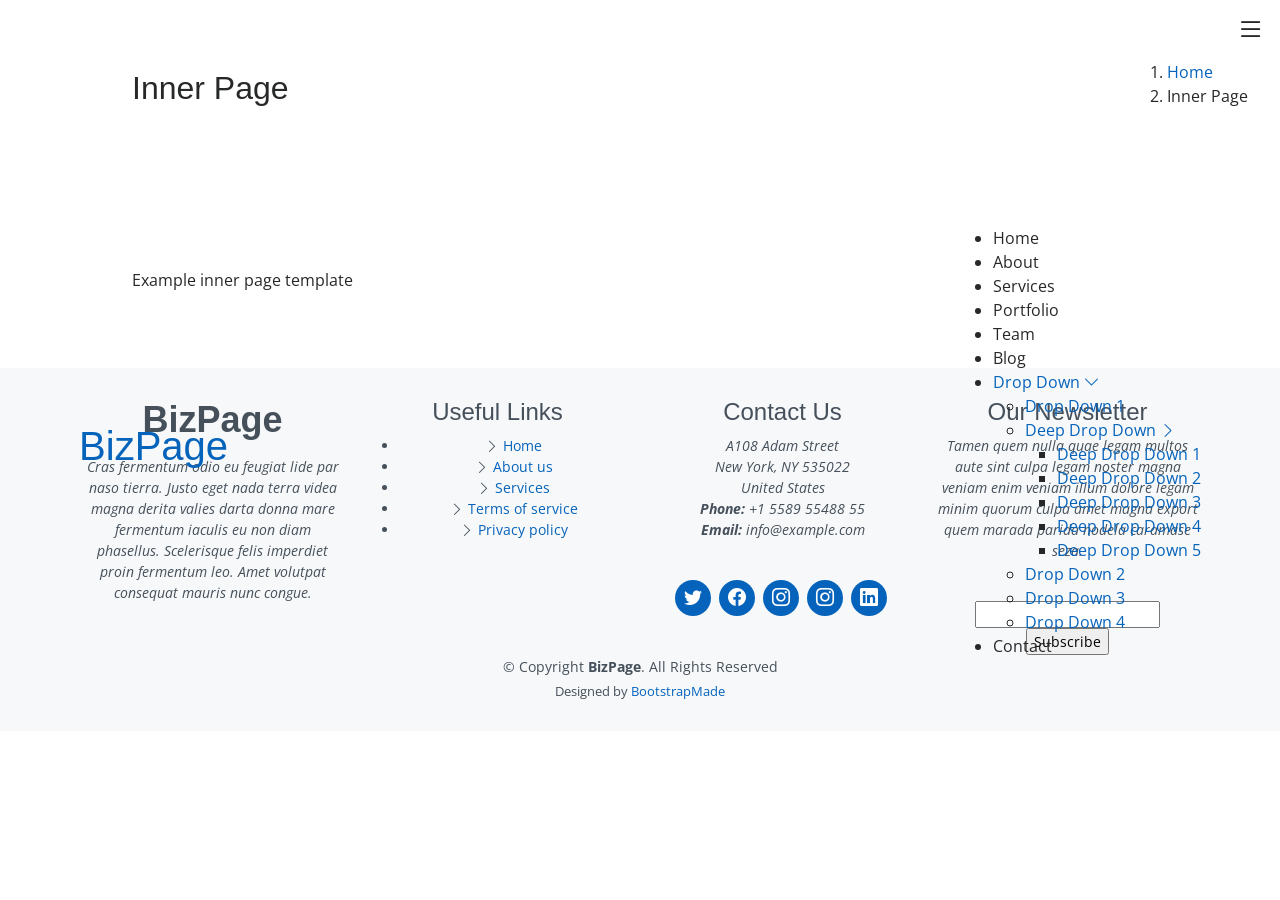
<file: inner-page.html>
<!DOCTYPE html>
<html lang="en">

<head>
  <meta charset="utf-8">
  <meta content="width=device-width, initial-scale=1.0" name="viewport">

  <title>Inner Page - BizPage Bootstrap Template</title>
  <meta content="" name="description">
  <meta content="" name="keywords">

  <!-- Favicons -->
  <link href="assets/img/favicon.png" rel="icon">
  <link href="assets/img/apple-touch-icon.png" rel="apple-touch-icon">

  <!-- Google Fonts -->
  <link href="https://fonts.googleapis.com/css?family=Open+Sans:300,300i,400,400i,700,700i|Montserrat:300,400,500,700" rel="stylesheet">

  <!-- Vendor CSS Files -->
  <link href="assets/vendor/animate.css/animate.min.css" rel="stylesheet">
  <link href="assets/vendor/aos/aos.css" rel="stylesheet">
  <link href="assets/vendor/bootstrap/css/bootstrap.min.css" rel="stylesheet">
  <link href="assets/vendor/bootstrap-icons/bootstrap-icons.css" rel="stylesheet">
  <link href="assets/vendor/glightbox/css/glightbox.min.css" rel="stylesheet">
  <link href="assets/vendor/swiper/swiper-bundle.min.css" rel="stylesheet">

  <!-- Template Main CSS File -->
  <link href="assets/css/style.css" rel="stylesheet">

  <!-- =======================================================
  * Template Name: BizPage - v5.8.0
  * Template URL: https://bootstrapmade.com/bizpage-bootstrap-business-template/
  * Author: BootstrapMade.com
  * License: https://bootstrapmade.com/license/
  ======================================================== -->
</head>

<body>

  <!-- ======= Header ======= -->
  <header id="header" class="fixed-top d-flex align-items-center ">
    <div class="container-fluid">

      <div class="row justify-content-center align-items-center">
        <div class="col-xl-11 d-flex align-items-center justify-content-between">
          <h1 class="logo"><a href="index.html">BizPage</a></h1>
          <!-- Uncomment below if you prefer to use an image logo -->
          <!-- <a href="index.html" class="logo"><img src="assets/img/logo.png" alt="" class="img-fluid"></a>-->

          <nav id="navbar" class="navbar">
            <ul>
              <li><a class="nav-link scrollto " href="#hero">Home</a></li>
              <li><a class="nav-link scrollto" href="#about">About</a></li>
              <li><a class="nav-link scrollto" href="#services">Services</a></li>
              <li><a class="nav-link scrollto " href="#portfolio">Portfolio</a></li>
              <li><a class="nav-link scrollto" href="#team">Team</a></li>
              <li><a class="nav-link  " href="blog.html">Blog</a></li>
              <li class="dropdown"><a href="#"><span>Drop Down</span> <i class="bi bi-chevron-down"></i></a>
                <ul>
                  <li><a href="#">Drop Down 1</a></li>
                  <li class="dropdown"><a href="#"><span>Deep Drop Down</span> <i class="bi bi-chevron-right"></i></a>
                    <ul>
                      <li><a href="#">Deep Drop Down 1</a></li>
                      <li><a href="#">Deep Drop Down 2</a></li>
                      <li><a href="#">Deep Drop Down 3</a></li>
                      <li><a href="#">Deep Drop Down 4</a></li>
                      <li><a href="#">Deep Drop Down 5</a></li>
                    </ul>
                  </li>
                  <li><a href="#">Drop Down 2</a></li>
                  <li><a href="#">Drop Down 3</a></li>
                  <li><a href="#">Drop Down 4</a></li>
                </ul>
              </li>
              <li><a class="nav-link scrollto" href="#contact">Contact</a></li>
            </ul>
            <i class="bi bi-list mobile-nav-toggle"></i>
          </nav><!-- .navbar -->
        </div>
      </div>

    </div>
  </header><!-- End Header -->

  <main id="main">

    <!-- ======= Breadcrumbs Section ======= -->
    <section class="breadcrumbs">
      <div class="container">

        <div class="d-flex justify-content-between align-items-center">
          <h2>Inner Page</h2>
          <ol>
            <li><a href="index.html">Home</a></li>
            <li>Inner Page</li>
          </ol>
        </div>

      </div>
    </section><!-- End Breadcrumbs Section -->

    <section class="inner-page mt-4">
      <div class="container">
        <p>
          Example inner page template
        </p>
      </div>
    </section>

  </main><!-- End #main -->

  <!-- ======= Footer ======= -->
  <footer id="footer">
    <div class="footer-top">
      <div class="container">
        <div class="row">

          <div class="col-lg-3 col-md-6 footer-info">
            <h3>BizPage</h3>
            <p>Cras fermentum odio eu feugiat lide par naso tierra. Justo eget nada terra videa magna derita valies darta donna mare fermentum iaculis eu non diam phasellus. Scelerisque felis imperdiet proin fermentum leo. Amet volutpat consequat mauris nunc congue.</p>
          </div>

          <div class="col-lg-3 col-md-6 footer-links">
            <h4>Useful Links</h4>
            <ul>
              <li><i class="bi bi-chevron-right"></i> <a href="#">Home</a></li>
              <li><i class="bi bi-chevron-right"></i> <a href="#">About us</a></li>
              <li><i class="bi bi-chevron-right"></i> <a href="#">Services</a></li>
              <li><i class="bi bi-chevron-right"></i> <a href="#">Terms of service</a></li>
              <li><i class="bi bi-chevron-right"></i> <a href="#">Privacy policy</a></li>
            </ul>
          </div>

          <div class="col-lg-3 col-md-6 footer-contact">
            <h4>Contact Us</h4>
            <p>
              A108 Adam Street <br>
              New York, NY 535022<br>
              United States <br>
              <strong>Phone:</strong> +1 5589 55488 55<br>
              <strong>Email:</strong> info@example.com<br>
            </p>

            <div class="social-links">
              <a href="#" class="twitter"><i class="bi bi-twitter"></i></a>
              <a href="#" class="facebook"><i class="bi bi-facebook"></i></a>
              <a href="#" class="instagram"><i class="bi bi-instagram"></i></a>
              <a href="#" class="instagram"><i class="bi bi-instagram"></i></a>
              <a href="#" class="linkedin"><i class="bi bi-linkedin"></i></a>
            </div>

          </div>

          <div class="col-lg-3 col-md-6 footer-newsletter">
            <h4>Our Newsletter</h4>
            <p>Tamen quem nulla quae legam multos aute sint culpa legam noster magna veniam enim veniam illum dolore legam minim quorum culpa amet magna export quem marada parida nodela caramase seza.</p>
            <form action="" method="post">
              <input type="email" name="email"><input type="submit" value="Subscribe">
            </form>
          </div>

        </div>
      </div>
    </div>

    <div class="container">
      <div class="copyright">
        &copy; Copyright <strong>BizPage</strong>. All Rights Reserved
      </div>
      <div class="credits">
        <!--
        All the links in the footer should remain intact.
        You can delete the links only if you purchased the pro version.
        Licensing information: https://bootstrapmade.com/license/
        Purchase the pro version with working PHP/AJAX contact form: https://bootstrapmade.com/buy/?theme=BizPage
      -->
        Designed by <a href="https://bootstrapmade.com/">BootstrapMade</a>
      </div>
    </div>
  </footer><!-- End Footer -->

  <a href="#" class="back-to-top d-flex align-items-center justify-content-center"><i class="bi bi-arrow-up-short"></i></a>
  <!-- Uncomment below i you want to use a preloader -->
  <!-- <div id="preloader"></div> -->

  <!-- Vendor JS Files -->
  <script src="assets/vendor/purecounter/purecounter.js"></script>
  <script src="assets/vendor/aos/aos.js"></script>
  <script src="assets/vendor/bootstrap/js/bootstrap.bundle.min.js"></script>
  <script src="assets/vendor/glightbox/js/glightbox.min.js"></script>
  <script src="assets/vendor/isotope-layout/isotope.pkgd.min.js"></script>
  <script src="assets/vendor/swiper/swiper-bundle.min.js"></script>
  <script src="assets/vendor/waypoints/noframework.waypoints.js"></script>
  <script src="assets/vendor/php-email-form/validate.js"></script>

  <!-- Template Main JS File -->
  <script src="assets/js/main.js"></script>

</body>

</html>
</file>
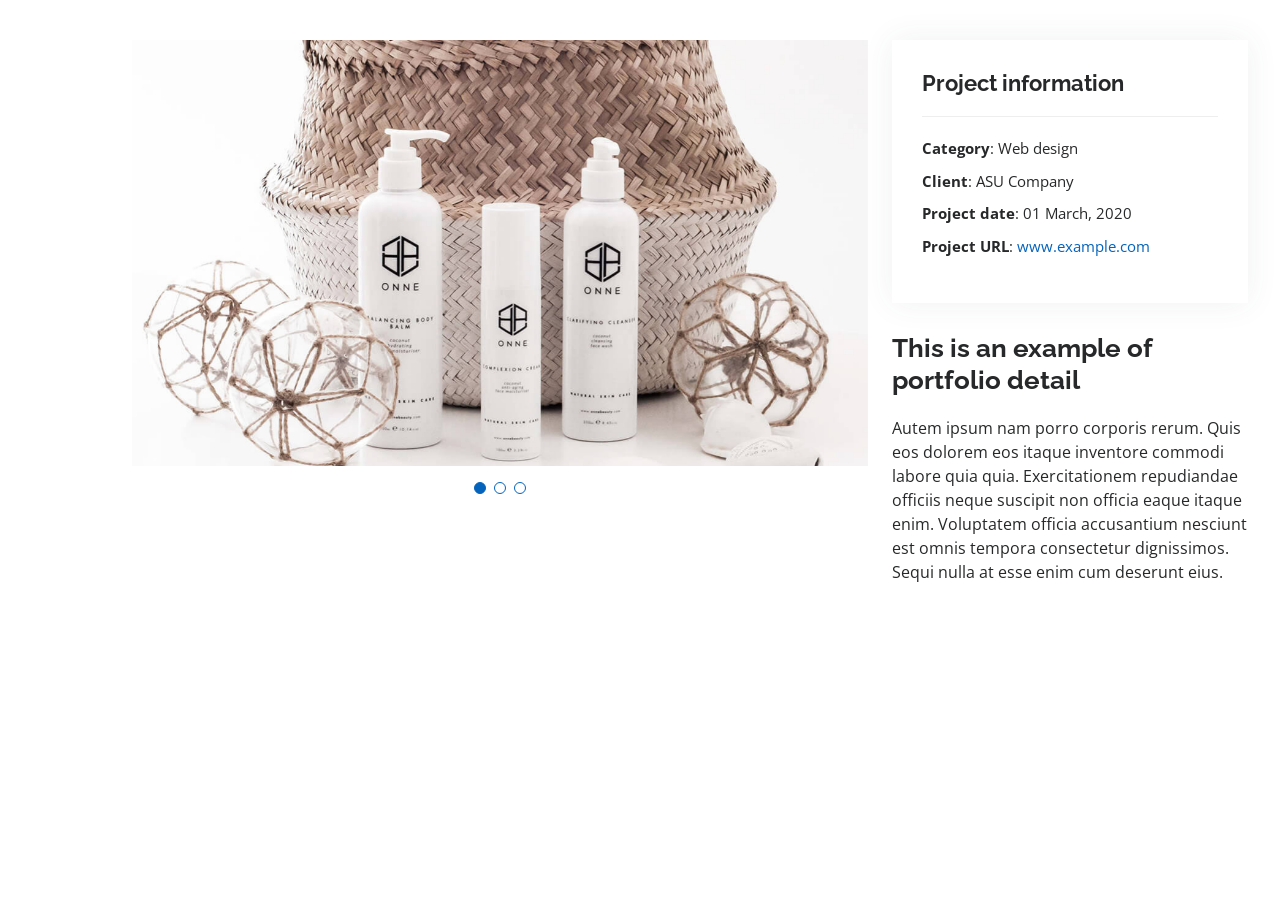
<file: portfolio-details.html>
<!DOCTYPE html>
<html lang="en">

<head>
  <meta charset="utf-8">
  <meta content="width=device-width, initial-scale=1.0" name="viewport">

  <title>Portfolio Details - Personal Bootstrap Template</title>
  <meta content="" name="description">
  <meta content="" name="keywords">

  <!-- Favicons -->
  <link href="assets/img/favicon.png" rel="icon">
  <link href="assets/img/apple-touch-icon.png" rel="apple-touch-icon">

  <!-- Google Fonts -->
  <link href="https://fonts.googleapis.com/css?family=Open+Sans:300,300i,400,400i,600,600i,700,700i|Raleway:300,300i,400,400i,500,500i,600,600i,700,700i|Poppins:300,300i,400,400i,500,500i,600,600i,700,700i" rel="stylesheet">

  <!-- Vendor CSS Files -->
  <link href="assets/vendor/aos/aos.css" rel="stylesheet">
  <link href="assets/vendor/bootstrap/css/bootstrap.min.css" rel="stylesheet">
  <link href="assets/vendor/bootstrap-icons/bootstrap-icons.css" rel="stylesheet">
  <link href="assets/vendor/boxicons/css/boxicons.min.css" rel="stylesheet">
  <link href="assets/vendor/glightbox/css/glightbox.min.css" rel="stylesheet">
  <link href="assets/vendor/swiper/swiper-bundle.min.css" rel="stylesheet">

  <!-- Template Main CSS File -->
  <link href="assets/css/style.css" rel="stylesheet">

  <!-- =======================================================
  * Template Name: MyResume
  * Updated: Mar 10 2023 with Bootstrap v5.2.3
  * Template URL: https://bootstrapmade.com/free-html-bootstrap-template-my-resume/
  * Author: BootstrapMade.com
  * License: https://bootstrapmade.com/license/
  ======================================================== -->
</head>

<body>

  <main id="main">

    <!-- ======= Portfolio Details Section ======= -->
    <section id="portfolio-details" class="portfolio-details">
      <div class="container">

        <div class="row gy-4">

          <div class="col-lg-8">
            <div class="portfolio-details-slider swiper">
              <div class="swiper-wrapper align-items-center">

                <div class="swiper-slide">
                  <img src="assets/img/portfolio/portfolio-details-1.jpg" alt="">
                </div>

                <div class="swiper-slide">
                  <img src="assets/img/portfolio/portfolio-details-2.jpg" alt="">
                </div>

                <div class="swiper-slide">
                  <img src="assets/img/portfolio/portfolio-details-3.jpg" alt="">
                </div>

              </div>
              <div class="swiper-pagination"></div>
            </div>
          </div>

          <div class="col-lg-4">
            <div class="portfolio-info">
              <h3>Project information</h3>
              <ul>
                <li><strong>Category</strong>: Web design</li>
                <li><strong>Client</strong>: ASU Company</li>
                <li><strong>Project date</strong>: 01 March, 2020</li>
                <li><strong>Project URL</strong>: <a href="#">www.example.com</a></li>
              </ul>
            </div>
            <div class="portfolio-description">
              <h2>This is an example of portfolio detail</h2>
              <p>
                Autem ipsum nam porro corporis rerum. Quis eos dolorem eos itaque inventore commodi labore quia quia. Exercitationem repudiandae officiis neque suscipit non officia eaque itaque enim. Voluptatem officia accusantium nesciunt est omnis tempora consectetur dignissimos. Sequi nulla at esse enim cum deserunt eius.
              </p>
            </div>
          </div>

        </div>

      </div>
    </section><!-- End Portfolio Details Section -->

  </main><!-- End #main -->

  <div id="preloader"></div>
  <a href="#" class="back-to-top d-flex align-items-center justify-content-center"><i class="bi bi-arrow-up-short"></i></a>

  <!-- Vendor JS Files -->
  <script src="assets/vendor/purecounter/purecounter_vanilla.js"></script>
  <script src="assets/vendor/aos/aos.js"></script>
  <script src="assets/vendor/bootstrap/js/bootstrap.bundle.min.js"></script>
  <script src="assets/vendor/glightbox/js/glightbox.min.js"></script>
  <script src="assets/vendor/isotope-layout/isotope.pkgd.min.js"></script>
  <script src="assets/vendor/swiper/swiper-bundle.min.js"></script>
  <script src="assets/vendor/typed.js/typed.min.js"></script>
  <script src="assets/vendor/waypoints/noframework.waypoints.js"></script>
  <script src="assets/vendor/php-email-form/validate.js"></script>

  <!-- Template Main JS File -->
  <script src="assets/js/main.js"></script>

</body>

</html>
</file>
<file: assets/css/style.css>
/**
* Template Name: MyResume
* Updated: Mar 10 2023 with Bootstrap v5.2.3
* Template URL: https://bootstrapmade.com/free-html-bootstrap-template-my-resume/
* Author: BootstrapMade.com
* License: https://bootstrapmade.com/license/
*/

/*--------------------------------------------------------------
# General
--------------------------------------------------------------*/
body {
  font-family: "Open Sans", sans-serif;
  color: #272829;
}

a {
  color: #0563bb;
  text-decoration: none;
}

a:hover {
  color: #067ded;
  text-decoration: none;
}

h1,
h2,
h3,
h4,
h5,
h6 {
  font-family: "Raleway", sans-serif;
}

/*--------------------------------------------------------------
# Back to top button
--------------------------------------------------------------*/
.back-to-top {
  position: fixed;
  visibility: hidden;
  opacity: 0;
  right: 15px;
  bottom: 15px;
  z-index: 996;
  background: #0563bb;
  width: 40px;
  height: 40px;
  border-radius: 50px;
  transition: all 0.4s;
}

.back-to-top i {
  font-size: 28px;
  color: #fff;
  line-height: 0;
}

.back-to-top:hover {
  background: #0678e3;
  color: #fff;
}

.back-to-top.active {
  visibility: visible;
  opacity: 1;
}

/*--------------------------------------------------------------
# Preloader
--------------------------------------------------------------*/
#preloader {
  position: fixed;
  top: 0;
  left: 0;
  right: 0;
  bottom: 0;
  z-index: 9999;
  overflow: hidden;
  background: #fff;
}

#preloader:before {
  content: "";
  position: fixed;
  top: calc(50% - 30px);
  left: calc(50% - 30px);
  border: 6px solid #0563bb;
  border-top-color: #fff;
  border-bottom-color: #fff;
  border-radius: 50%;
  width: 60px;
  height: 60px;
  animation: animate-preloader 1s linear infinite;
}

@keyframes animate-preloader {
  0% {
    transform: rotate(0deg);
  }

  100% {
    transform: rotate(360deg);
  }
}

/*--------------------------------------------------------------
# Disable aos animation delay on mobile devices
--------------------------------------------------------------*/
@media screen and (max-width: 768px) {
  [data-aos-delay] {
    transition-delay: 0 !important;
  }
}

/*--------------------------------------------------------------
# Header
--------------------------------------------------------------*/
#header {
  position: fixed;
  top: 0;
  left: 0;
  bottom: 0;
  z-index: 9997;
  transition: all 0.5s;
  padding: 15px;
  overflow-y: auto;
}

@media (max-width: 991px) {
  #header {
    width: 300px;
    background: #fff;
    border-right: 1px solid #e6e9ec;
    left: -300px;
  }
}

@media (min-width: 991px) {
  #main {
    margin-left: 100px;
  }
}

/*--------------------------------------------------------------
# Navigation Menu
--------------------------------------------------------------*/
/**
* Desktop Navigation 
*/
.nav-menu {
  padding: 0;
  display: block;
}

.nav-menu * {
  margin: 0;
  padding: 0;
  list-style: none;
}

.nav-menu>ul>li {
  position: relative;
  white-space: nowrap;
}

.nav-menu a,
.nav-menu a:focus {
  display: flex;
  align-items: center;
  color: #45505b;
  padding: 10px 18px;
  margin-bottom: 8px;
  transition: 0.3s;
  font-size: 15px;
  border-radius: 50px;
  background: #f2f3f5;
  height: 56px;
  width: 100%;
  overflow: hidden;
  transition: 0.3s;
}

.nav-menu a i,
.nav-menu a:focus i {
  font-size: 20px;
}

.nav-menu a span,
.nav-menu a:focus span {
  padding: 0 5px 0 7px;
  color: #45505b;
}

@media (min-width: 992px) {

  .nav-menu a,
  .nav-menu a:focus {
    width: 56px;
  }

  .nav-menu a span,
  .nav-menu a:focus span {
    display: none;
    color: #fff;
  }
}

.nav-menu a:hover,
.nav-menu .active,
.nav-menu .active:focus,
.nav-menu li:hover>a {
  color: #fff;
  background: #0563bb;
}

.nav-menu a:hover span,
.nav-menu .active span,
.nav-menu .active:focus span,
.nav-menu li:hover>a span {
  color: #fff;
}

.nav-menu a:hover,
.nav-menu li:hover>a {
  width: 100%;
  color: #fff;
}

.nav-menu a:hover span,
.nav-menu li:hover>a span {
  display: block;
}

/**
* Mobile Navigation 
*/
.mobile-nav-toggle {
  position: fixed;
  right: 10px;
  top: 10px;
  z-index: 9998;
  border: 0;
  background: none;
  font-size: 28px;
  transition: all 0.4s;
  outline: none !important;
  line-height: 0;
  cursor: pointer;
  border-radius: 50px;
  padding: 5px;
}

.mobile-nav-toggle i {
  color: #45505b;
}

.mobile-nav-active {
  overflow: hidden;
}

.mobile-nav-active #header {
  left: 0;
}

.mobile-nav-active .mobile-nav-toggle {
  color: #fff;
  background-color: #0563bb;
}

/*--------------------------------------------------------------
# Hero Section
--------------------------------------------------------------*/
#hero {
  width: 100%;
  height: 100vh;
  background: url("../img/hero-bg.jpg") top right no-repeat;
  background-size: cover;
  position: relative;
}

@media (min-width: 992px) {
  #hero {
    padding-left: 160px;
  }
}

#hero:before {
  content: "";
  background: rgba(255, 255, 255, 0.8);
  position: absolute;
  bottom: 0;
  top: 0;
  left: 0;
  right: 0;
}

#hero h1 {
  margin: 0;
  font-size: 64px;
  font-weight: 700;
  line-height: 56px;
  color: #45505b;
}

#hero p {
  color: #45505b;
  margin: 15px 0 0 0;
  font-size: 26px;
  font-family: "Poppins", sans-serif;
}

#hero p span {
  color: #0563bb;
  letter-spacing: 1px;
}

#hero .social-links {
  margin-top: 30px;
}

#hero .social-links a {
  font-size: 24px;
  display: inline-block;
  color: #45505b;
  line-height: 1;
  margin-right: 20px;
  transition: 0.3s;
}

#hero .social-links a:hover {
  color: #0563bb;
}

@media (max-width: 992px) {
  #hero {
    text-align: center;
  }

  #hero h1 {
    font-size: 32px;
    line-height: 36px;
  }

  #hero p {
    margin-top: 10px;
    font-size: 20px;
    line-height: 24px;
  }
}

/*--------------------------------------------------------------
# Sections General
--------------------------------------------------------------*/
section {
  padding: 60px 0;
  overflow: hidden;
}

.section-title {
  text-align: center;
  padding-bottom: 30px;
}

.section-title h2 {
  font-size: 32px;
  font-weight: bold;
  text-transform: uppercase;
  margin-bottom: 20px;
  padding-bottom: 20px;
  position: relative;
  color: #45505b;
}

.section-title h2::before {
  content: "";
  position: absolute;
  display: block;
  width: 120px;
  height: 1px;
  background: #ddd;
  bottom: 1px;
  left: calc(50% - 60px);
}

.section-title h2::after {
  content: "";
  position: absolute;
  display: block;
  width: 40px;
  height: 3px;
  background: #0563bb;
  bottom: 0;
  left: calc(50% - 20px);
}

.section-title p {
  margin-bottom: 0;
}

/*--------------------------------------------------------------
# About
--------------------------------------------------------------*/
.about .content h3 {
  font-weight: 700;
  font-size: 26px;
  color: #728394;
}

.about .content ul {
  list-style: none;
  padding: 0;
}

.about .content ul li {
  margin-bottom: 20px;
  display: flex;
  align-items: center;
}

.about .content ul strong {
  margin-right: 10px;
}

.about .content ul i {
  font-size: 16px;
  margin-right: 5px;
  color: #0563bb;
  line-height: 0;
}

.about .content p:last-child {
  margin-bottom: 0;
}

/*--------------------------------------------------------------
# Facts
--------------------------------------------------------------*/
.facts .count-box {
  padding: 30px 30px 25px 30px;
  margin-top: 30px;
  width: 100%;
  position: relative;
  text-align: center;
  background: #fff;
}

.facts .count-box i {
  position: absolute;
  top: -25px;
  left: 50%;
  transform: translateX(-50%);
  font-size: 24px;
  background: #0563bb;
  color: #fff;
  border-radius: 50px;
  display: inline-flex;
  align-items: center;
  justify-content: center;
  width: 48px;
  height: 48px;
}

.facts .count-box span {
  font-size: 36px;
  display: block;
  font-weight: 600;
  color: #011426;
}

.facts .count-box p {
  padding: 0;
  margin: 0;
  font-family: "Raleway", sans-serif;
  font-size: 14px;
}

/*--------------------------------------------------------------
# Akills
--------------------------------------------------------------*/
.skills .progress {
  height: 60px;
  display: block;
  background: none;
  border-radius: 0;
}

.skills .progress .skill {
  padding: 10px 0;
  margin: 0;
  text-transform: uppercase;
  display: block;
  font-weight: 600;
  font-family: "Poppins", sans-serif;
  color: #45505b;
}

.skills .progress .skill .val {
  float: right;
  font-style: normal;
}

.skills .progress-bar-wrap {
  background: #f2f3f5;
}

.skills .progress-bar {
  width: 1px;
  height: 10px;
  transition: 0.9s;
  background-color: #0563bb;
}

/*--------------------------------------------------------------
# Resume
--------------------------------------------------------------*/
.resume .resume-title {
  font-size: 26px;
  font-weight: 700;
  margin-top: 20px;
  margin-bottom: 20px;
  color: #45505b;
}

.resume .resume-item {
  padding: 0 0 20px 20px;
  margin-top: -2px;
  border-left: 2px solid #0563bb;
  position: relative;
}

.resume .resume-item h4 {
  line-height: 18px;
  font-size: 18px;
  font-weight: 600;
  text-transform: uppercase;
  font-family: "Poppins", sans-serif;
  color: #0563bb;
  margin-bottom: 10px;
}

.resume .resume-item h5 {
  font-size: 16px;
  background: #f7f8f9;
  padding: 5px 15px;
  display: inline-block;
  font-weight: 600;
  margin-bottom: 10px;
}

.resume .resume-item ul {
  padding-left: 20px;
}

.resume .resume-item ul li {
  padding-bottom: 10px;
}

.resume .resume-item:last-child {
  padding-bottom: 0;
}

.resume .resume-item::before {
  content: "";
  position: absolute;
  width: 16px;
  height: 16px;
  border-radius: 50px;
  left: -9px;
  top: 0;
  background: #fff;
  border: 2px solid #0563bb;
}

/*--------------------------------------------------------------
# Portfolio
--------------------------------------------------------------*/
.portfolio .portfolio-item {
  margin-bottom: 30px;
}

.portfolio #portfolio-flters {
  padding: 0;
  margin: 0 auto 25px auto;
  list-style: none;
  text-align: center;
  background: #fff;
  border-radius: 50px;
  padding: 2px 15px;
}

.portfolio #portfolio-flters li {
  cursor: pointer;
  display: inline-block;
  padding: 10px 15px;
  font-size: 14px;
  font-weight: 600;
  line-height: 1;
  text-transform: uppercase;
  color: #272829;
  margin-bottom: 5px;
  transition: all 0.3s ease-in-out;
}

.portfolio #portfolio-flters li:hover,
.portfolio #portfolio-flters li.filter-active {
  color: #0563bb;
}

.portfolio #portfolio-flters li:last-child {
  margin-right: 0;
}

.portfolio .portfolio-wrap {
  transition: 0.3s;
  position: relative;
  overflow: hidden;
  z-index: 1;
  background: rgba(69, 80, 91, 0.8);
}

.portfolio .portfolio-wrap::before {
  content: "";
  background: rgba(255, 255, 255, 0.7);
  position: absolute;
  left: 30px;
  right: 30px;
  top: 30px;
  bottom: 30px;
  transition: all ease-in-out 0.3s;
  z-index: 2;
  opacity: 0;
}

.portfolio .portfolio-wrap .portfolio-info {
  opacity: 0;
  position: absolute;
  top: 0;
  left: 0;
  right: 0;
  bottom: 0;
  text-align: center;
  z-index: 3;
  transition: all ease-in-out 0.3s;
  display: flex;
  flex-direction: column;
  justify-content: center;
  align-items: center;
}

.portfolio .portfolio-wrap .portfolio-info::before {
  display: block;
  content: "";
  width: 48px;
  height: 48px;
  position: absolute;
  top: 35px;
  left: 35px;
  border-top: 3px solid #d7dce1;
  border-left: 3px solid #d7dce1;
  transition: all 0.5s ease 0s;
  z-index: 9994;
}

.portfolio .portfolio-wrap .portfolio-info::after {
  display: block;
  content: "";
  width: 48px;
  height: 48px;
  position: absolute;
  bottom: 35px;
  right: 35px;
  border-bottom: 3px solid #d7dce1;
  border-right: 3px solid #d7dce1;
  transition: all 0.5s ease 0s;
  z-index: 9994;
}

.portfolio .portfolio-wrap .portfolio-info h4 {
  font-size: 20px;
  color: #45505b;
  font-weight: 600;
}

.portfolio .portfolio-wrap .portfolio-info p {
  color: #45505b;
  font-size: 14px;
  text-transform: uppercase;
  padding: 0;
  margin: 0;
}

.portfolio .portfolio-wrap .portfolio-links {
  text-align: center;
  z-index: 4;
}

.portfolio .portfolio-wrap .portfolio-links a {
  color: #45505b;
  margin: 0 2px;
  font-size: 28px;
  display: inline-block;
  transition: 0.3s;
}

.portfolio .portfolio-wrap .portfolio-links a:hover {
  color: #148af9;
}

.portfolio .portfolio-wrap:hover::before {
  top: 0;
  left: 0;
  right: 0;
  bottom: 0;
  opacity: 1;
}

.portfolio .portfolio-wrap:hover .portfolio-info {
  opacity: 1;
}

.portfolio .portfolio-wrap:hover .portfolio-info::before {
  top: 15px;
  left: 15px;
}

.portfolio .portfolio-wrap:hover .portfolio-info::after {
  bottom: 15px;
  right: 15px;
}

/*--------------------------------------------------------------
# Portfolio Details
--------------------------------------------------------------*/
.portfolio-details {
  padding-top: 40px;
}

.portfolio-details .portfolio-details-slider img {
  width: 100%;
}

.portfolio-details .portfolio-details-slider .swiper-pagination {
  margin-top: 20px;
  position: relative;
}

.portfolio-details .portfolio-details-slider .swiper-pagination .swiper-pagination-bullet {
  width: 12px;
  height: 12px;
  background-color: #fff;
  opacity: 1;
  border: 1px solid #0563bb;
}

.portfolio-details .portfolio-details-slider .swiper-pagination .swiper-pagination-bullet-active {
  background-color: #0563bb;
}

.portfolio-details .portfolio-info {
  padding: 30px;
  box-shadow: 0px 0 30px rgba(69, 80, 91, 0.08);
}

.portfolio-details .portfolio-info h3 {
  font-size: 22px;
  font-weight: 700;
  margin-bottom: 20px;
  padding-bottom: 20px;
  border-bottom: 1px solid #eee;
}

.portfolio-details .portfolio-info ul {
  list-style: none;
  padding: 0;
  font-size: 15px;
}

.portfolio-details .portfolio-info ul li+li {
  margin-top: 10px;
}

.portfolio-details .portfolio-description {
  padding-top: 30px;
}

.portfolio-details .portfolio-description h2 {
  font-size: 26px;
  font-weight: 700;
  margin-bottom: 20px;
}

.portfolio-details .portfolio-description p {
  padding: 0;
}

/*--------------------------------------------------------------
# Services
--------------------------------------------------------------*/
.services .icon-box {
  text-align: center;
  padding: 70px 20px 80px 20px;
  transition: all ease-in-out 0.3s;
  background: #fff;
  box-shadow: 0px 5px 90px 0px rgba(110, 123, 131, 0.05);
}

.services .icon-box .icon {
  margin: 0 auto;
  width: 100px;
  height: 100px;
  display: flex;
  align-items: center;
  justify-content: center;
  transition: ease-in-out 0.3s;
  position: relative;
}

.services .icon-box .icon i {
  font-size: 36px;
  transition: 0.5s;
  position: relative;
}

.services .icon-box .icon svg {
  position: absolute;
  top: 0;
  left: 0;
}

.services .icon-box .icon svg path {
  transition: 0.5s;
  fill: #f5f5f5;
}

.services .icon-box h4 {
  font-weight: 600;
  margin: 10px 0 15px 0;
  font-size: 22px;
}

.services .icon-box h4 a {
  color: #45505b;
  transition: ease-in-out 0.3s;
}

.services .icon-box p {
  line-height: 24px;
  font-size: 14px;
  margin-bottom: 0;
}

.services .icon-box:hover {
  border-color: #fff;
  box-shadow: 0px 0 35px 0 rgba(0, 0, 0, 0.08);
}

.services .iconbox-blue i {
  color: #47aeff;
}

.services .iconbox-blue:hover .icon i {
  color: #fff;
}

.services .iconbox-blue:hover .icon path {
  fill: #47aeff;
}

.services .iconbox-orange i {
  color: #ffa76e;
}

.services .iconbox-orange:hover .icon i {
  color: #fff;
}

.services .iconbox-orange:hover .icon path {
  fill: #ffa76e;
}

.services .iconbox-pink i {
  color: #e80368;
}

.services .iconbox-pink:hover .icon i {
  color: #fff;
}

.services .iconbox-pink:hover .icon path {
  fill: #e80368;
}

.services .iconbox-yellow i {
  color: #ffbb2c;
}

.services .iconbox-yellow:hover .icon i {
  color: #fff;
}

.services .iconbox-yellow:hover .icon path {
  fill: #ffbb2c;
}

.services .iconbox-red i {
  color: #ff5828;
}

.services .iconbox-red:hover .icon i {
  color: #fff;
}

.services .iconbox-red:hover .icon path {
  fill: #ff5828;
}

.services .iconbox-teal i {
  color: #11dbcf;
}

.services .iconbox-teal:hover .icon i {
  color: #fff;
}

.services .iconbox-teal:hover .icon path {
  fill: #11dbcf;
}

/*--------------------------------------------------------------
# Testimonials
--------------------------------------------------------------*/
.testimonials .section-header {
  margin-bottom: 40px;
}

.testimonials .testimonials-carousel,
.testimonials .testimonials-slider {
  overflow: hidden;
}

.testimonials .testimonial-item {
  text-align: center;
}

.testimonials .testimonial-item .testimonial-img {
  width: 120px;
  border-radius: 50%;
  border: 4px solid #fff;
  margin: 0 auto;
}

.testimonials .testimonial-item h3 {
  font-size: 20px;
  font-weight: bold;
  margin: 10px 0 5px 0;
  color: #111;
}

.testimonials .testimonial-item h4 {
  font-size: 14px;
  color: #999;
  margin: 0 0 15px 0;
}

.testimonials .testimonial-item .quote-icon-left,
.testimonials .testimonial-item .quote-icon-right {
  color: #90c8fc;
  font-size: 26px;
}

.testimonials .testimonial-item .quote-icon-left {
  display: inline-block;
  left: -5px;
  position: relative;
}

.testimonials .testimonial-item .quote-icon-right {
  display: inline-block;
  right: -5px;
  position: relative;
  top: 10px;
}

.testimonials .testimonial-item p {
  font-style: italic;
  margin: 0 auto 15px auto;
}

.testimonials .swiper-pagination {
  margin-top: 20px;
  position: relative;
}

.testimonials .swiper-pagination .swiper-pagination-bullet {
  width: 12px;
  height: 12px;
  background-color: #fff;
  opacity: 1;
  border: 1px solid #0563bb;
}

.testimonials .swiper-pagination .swiper-pagination-bullet-active {
  background-color: #0563bb;
}

@media (min-width: 992px) {
  .testimonials .testimonial-item p {
    width: 80%;
  }
}

/*--------------------------------------------------------------
# Contact
--------------------------------------------------------------*/
.contact .info {
  width: 100%;
  background: #fff;
}

.contact .info i {
  font-size: 20px;
  color: #0563bb;
  float: left;
  width: 44px;
  height: 44px;
  background: #eef7ff;
  display: flex;
  justify-content: center;
  align-items: center;
  border-radius: 50px;
  transition: all 0.3s ease-in-out;
}

.contact .info h4 {
  padding: 0 0 0 60px;
  font-size: 22px;
  font-weight: 600;
  margin-bottom: 5px;
  color: #45505b;
}

.contact .info p {
  padding: 0 0 0 60px;
  margin-bottom: 0;
  font-size: 14px;
  color: #728394;
}

.contact .info .email,
.contact .info .phone {
  margin-top: 40px;
}

.contact .info .email:hover i,
.contact .info .address:hover i,
.contact .info .phone:hover i {
  background: #0563bb;
  color: #fff;
}

.contact .php-email-form {
  width: 100%;
  background: #fff;
}

.contact .php-email-form .form-group {
  padding-bottom: 8px;
}

.contact .php-email-form .error-message {
  display: none;
  color: #fff;
  background: #ed3c0d;
  text-align: left;
  padding: 15px;
  font-weight: 600;
}

.contact .php-email-form .error-message br+br {
  margin-top: 25px;
}

.contact .php-email-form .sent-message {
  display: none;
  color: #fff;
  background: #18d26e;
  text-align: center;
  padding: 15px;
  font-weight: 600;
}

.contact .php-email-form .loading {
  display: none;
  background: #fff;
  text-align: center;
  padding: 15px;
}

.contact .php-email-form .loading:before {
  content: "";
  display: inline-block;
  border-radius: 50%;
  width: 24px;
  height: 24px;
  margin: 0 10px -6px 0;
  border: 3px solid #18d26e;
  border-top-color: #eee;
  animation: animate-loading 1s linear infinite;
}

.contact .php-email-form input,
.contact .php-email-form textarea {
  border-radius: 4px;
  box-shadow: none;
  font-size: 14px;
}

.contact .php-email-form input {
  height: 44px;
}

.contact .php-email-form textarea {
  padding: 10px 12px;
}

.contact .php-email-form button[type=submit] {
  background: #0563bb;
  border: 0;
  padding: 10px 35px;
  color: #fff;
  transition: 0.4s;
  border-radius: 50px;
}

.contact .php-email-form button[type=submit]:hover {
  background: #0678e3;
}

@keyframes animate-loading {
  0% {
    transform: rotate(0deg);
  }

  100% {
    transform: rotate(360deg);
  }
}

/*--------------------------------------------------------------
# Footer
--------------------------------------------------------------*/
#footer {
  background: #f7f8f9;
  color: #45505b;
  font-size: 14px;
  text-align: center;
  padding: 30px 0;
}

#footer h3 {
  font-size: 36px;
  font-weight: 700;
  position: relative;
  font-family: "Poppins", sans-serif;
  padding: 0;
  margin: 0 0 15px 0;
}

#footer p {
  font-size: 15;
  font-style: italic;
  padding: 0;
  margin: 0 0 40px 0;
}

#footer .social-links {
  margin: 0 0 40px 0;
}

#footer .social-links a {
  font-size: 18px;
  display: inline-block;
  background: #0563bb;
  color: #fff;
  line-height: 1;
  padding: 8px 0;
  margin-right: 4px;
  border-radius: 50%;
  text-align: center;
  width: 36px;
  height: 36px;
  transition: 0.3s;
}

#footer .social-links a:hover {
  background: #0678e3;
  color: #fff;
  text-decoration: none;
}

#footer .copyright {
  margin: 0 0 5px 0;
}

#footer .credits {
  font-size: 13px;
}
</file>
